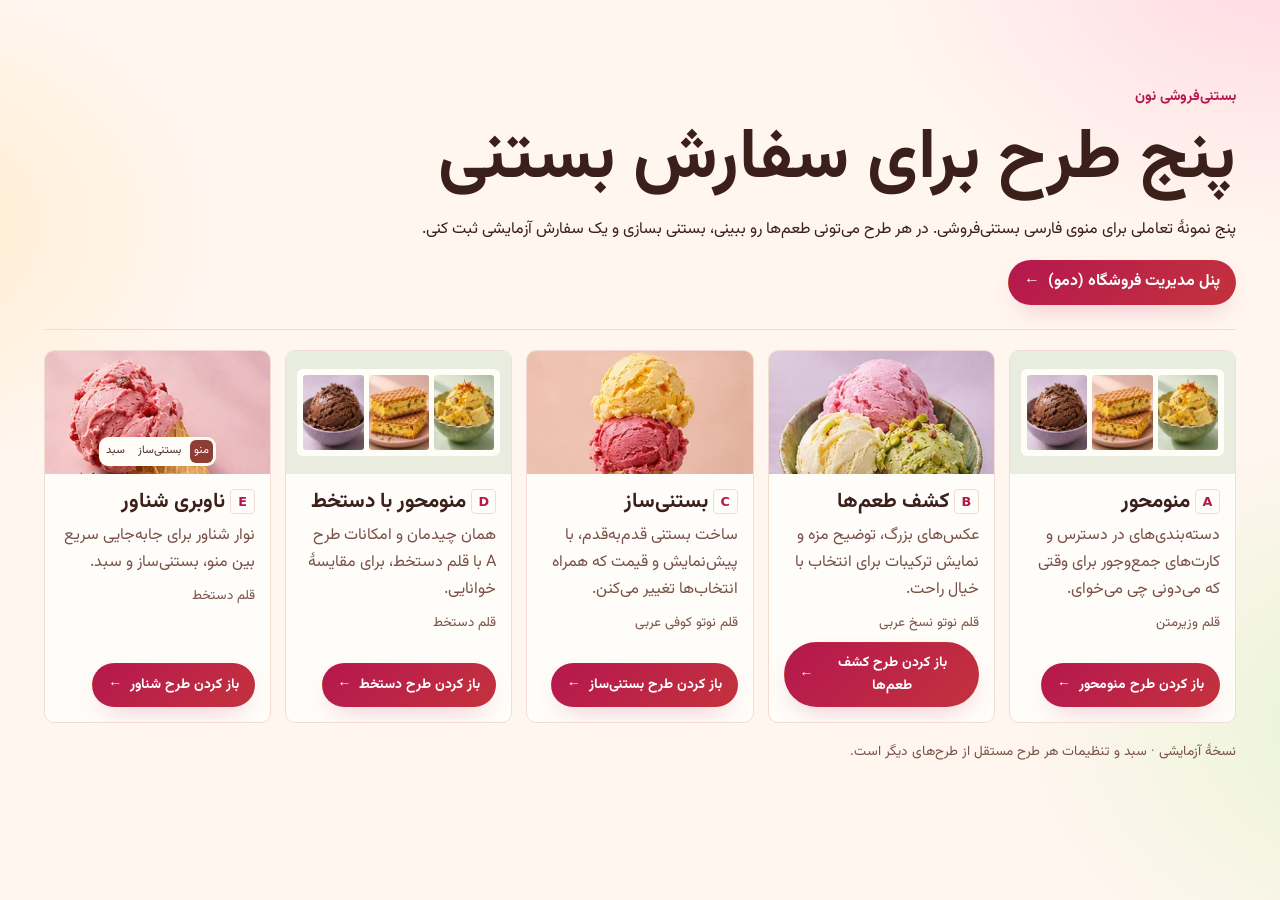
<file: index.html>
<!doctype html>
<html lang="fa" dir="rtl">
<head>
  <meta charset="utf-8">
  <meta name="viewport" content="width=device-width, initial-scale=1">
  <meta name="theme-color" content="#fff6ef">
  <title>بستنی نون | مقایسهٔ طرح‌های منو</title>
  <link rel="stylesheet" href="./shared/base.css">
  <link rel="stylesheet" href="./shared/comparison.css">
  <link rel="stylesheet" href="./shared/appetite.css">
</head>
<body>
  <main class="comparison shell">
    <header class="comparison-header">
      <p class="eyebrow">بستنی‌فروشی نون</p>
      <h1>پنج طرح برای سفارش بستنی</h1>
      <p>پنج نمونهٔ تعاملی برای منوی فارسی بستنی‌فروشی. در هر طرح می‌تونی طعم‌ها رو ببینی، بستنی بسازی و یک سفارش آزمایشی ثبت کنی.</p>
      <a class="primary admin-cta" href="./admin/">پنل مدیریت فروشگاه (دمو) <span aria-hidden="true">←</span></a>
    </header>
    <section class="comparisons" aria-label="طرح‌ها">
      <article class="comparison-card">
        <div class="comparison-preview preview-a" aria-hidden="true">
          <div>
            <img src="./shared/assets/menu/saffron.webp" alt="" width="309" height="309">
            <img src="./shared/assets/menu/sandwich.webp" alt="" width="309" height="309">
            <img src="./shared/assets/menu/chocolate.webp" alt="" width="309" height="309">
          </div>
        </div>
        <div class="comparison-copy">
          <h2><b lang="en">A</b> منومحور</h2>
          <p>دسته‌بندی‌های در دسترس و کارت‌های جمع‌وجور برای وقتی که می‌دونی چی می‌خوای.</p>
          <small>قلم وزیرمتن</small>
          <a class="primary" href="./prototype-a/">باز کردن طرح منومحور <span aria-hidden="true">←</span></a>
        </div>
      </article>
      <article class="comparison-card">
        <div class="comparison-preview preview-b" aria-hidden="true">
          <img src="./shared/assets/menu/trio.webp" alt="" width="309" height="309">
        </div>
        <div class="comparison-copy">
          <h2><b lang="en">B</b> کشف طعم‌ها</h2>
          <p>عکس‌های بزرگ، توضیح مزه و نمایش ترکیبات برای انتخاب با خیال راحت.</p>
          <small>قلم نوتو نسخ عربی</small>
          <a class="primary" href="./prototype-b/">باز کردن طرح کشف طعم‌ها <span aria-hidden="true">←</span></a>
        </div>
      </article>
      <article class="comparison-card">
        <div class="comparison-preview preview-c" aria-hidden="true">
          <img src="./shared/assets/menu/cone.webp" alt="" width="309" height="309">
        </div>
        <div class="comparison-copy">
          <h2><b lang="en">C</b> بستنی‌ساز</h2>
          <p>ساخت بستنی قدم‌به‌قدم، با پیش‌نمایش و قیمت که همراه انتخاب‌ها تغییر می‌کنن.</p>
          <small>قلم نوتو کوفی عربی</small>
          <a class="primary" href="./prototype-c/">باز کردن طرح بستنی‌ساز <span aria-hidden="true">←</span></a>
        </div>
      </article>
      <article class="comparison-card">
        <div class="comparison-preview preview-a" aria-hidden="true">
          <div>
            <img src="./shared/assets/menu/saffron.webp" alt="" width="309" height="309">
            <img src="./shared/assets/menu/sandwich.webp" alt="" width="309" height="309">
            <img src="./shared/assets/menu/chocolate.webp" alt="" width="309" height="309">
          </div>
        </div>
        <div class="comparison-copy">
          <h2><b lang="en">D</b> منومحور با دستخط</h2>
          <p>همان چیدمان و امکانات طرح A با قلم دستخط، برای مقایسهٔ خوانایی.</p>
          <small>قلم دستخط</small>
          <a class="primary" href="./prototype-d/">باز کردن طرح دستخط <span aria-hidden="true">←</span></a>
        </div>
      </article>
      <article class="comparison-card">
        <div class="comparison-preview preview-e" aria-hidden="true">
          <img src="./shared/assets/menu/strawberry.webp" alt="" width="309" height="309">
          <div class="preview-dock"><span>منو</span><span>بستنی‌ساز</span><span>سبد</span></div>
        </div>
        <div class="comparison-copy">
          <h2><b lang="en">E</b> ناوبری شناور</h2>
          <p>نوار شناور برای جابه‌جایی سریع بین منو، بستنی‌ساز و سبد.</p>
          <small>قلم دستخط</small>
          <a class="primary" href="./prototype-e/">باز کردن طرح شناور <span aria-hidden="true">←</span></a>
        </div>
      </article>
    </section>
    <p class="comparison-note">نسخهٔ آزمایشی · سبد و تنظیمات هر طرح مستقل از طرح‌های دیگر است.</p>
  </main>
</body>
</html>
</file>
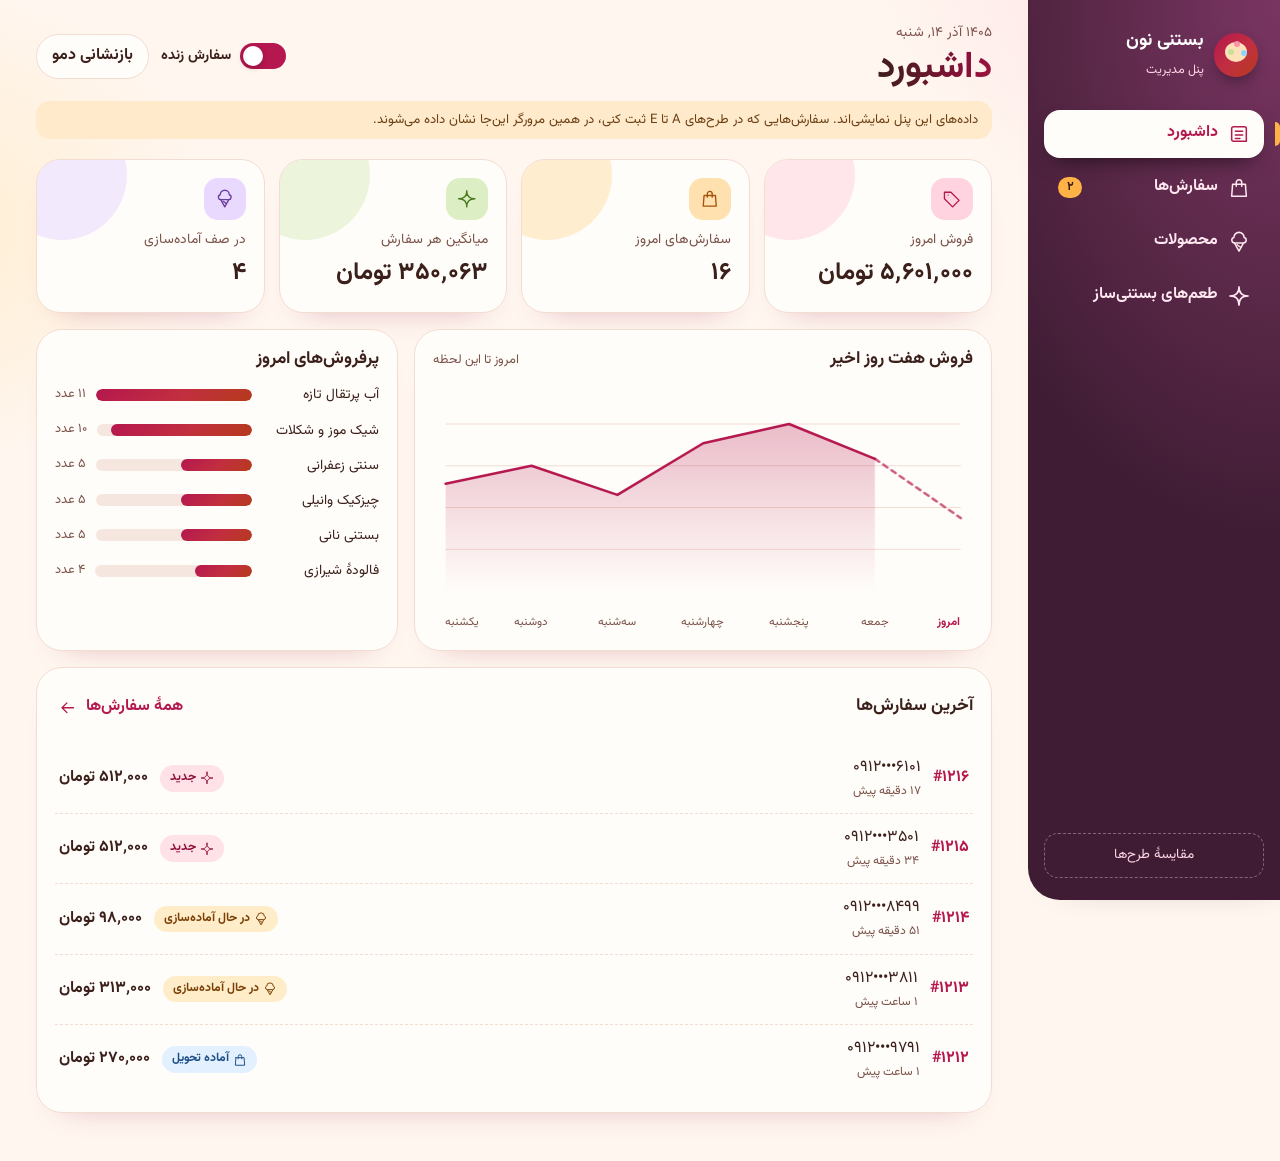
<file: admin/index.html>
<!doctype html>
<html lang="fa" dir="rtl">
<head>
  <meta charset="utf-8">
  <meta name="viewport" content="width=device-width, initial-scale=1, viewport-fit=cover">
  <meta name="theme-color" content="#fff6ef">
  <title>بستنی نون | پنل مدیریت</title>
  <link rel="stylesheet" href="../shared/base.css">
  <link rel="stylesheet" href="../shared/appetite.css">
  <link rel="stylesheet" href="./admin.css">
  <script type="module" src="./admin.js"></script>
</head>
<body class="admin">
  <a class="skip-link" href="#admin-main">رفتن به محتوا</a>
  <aside class="admin-side">
    <a class="admin-brand" href="#dashboard">
      <span class="admin-logo" aria-hidden="true"></span>
      <span><strong>بستنی نون</strong><small>پنل مدیریت</small></span>
    </a>
    <nav class="admin-nav" aria-label="بخش‌های پنل"></nav>
    <a class="admin-back" href="../">مقایسهٔ طرح‌ها</a>
  </aside>
  <div class="admin-body">
    <header class="admin-top">
      <div>
        <p class="admin-date"></p>
        <h1 id="admin-title" tabindex="-1"></h1>
      </div>
      <div class="admin-tools">
        <label class="switch-row"><input type="checkbox" role="switch" id="live-toggle" checked><span class="switch" aria-hidden="true"></span><span>سفارش زنده</span></label>
        <button type="button" class="secondary" data-action="reset">بازنشانی دمو</button>
      </div>
    </header>
    <p class="admin-demo">داده‌های این پنل نمایشی‌اند. سفارش‌هایی که در طرح‌های A تا E ثبت کنی، در همین مرورگر این‌جا نشان داده می‌شوند.</p>
    <main id="admin-main" class="admin-main"></main>
  </div>
  <p id="admin-status" role="status" class="toast"></p>
  <noscript><p>برای استفاده از پنل، جاوااسکریپت مرورگر را فعال کن.</p></noscript>
</body>
</html>
</file>
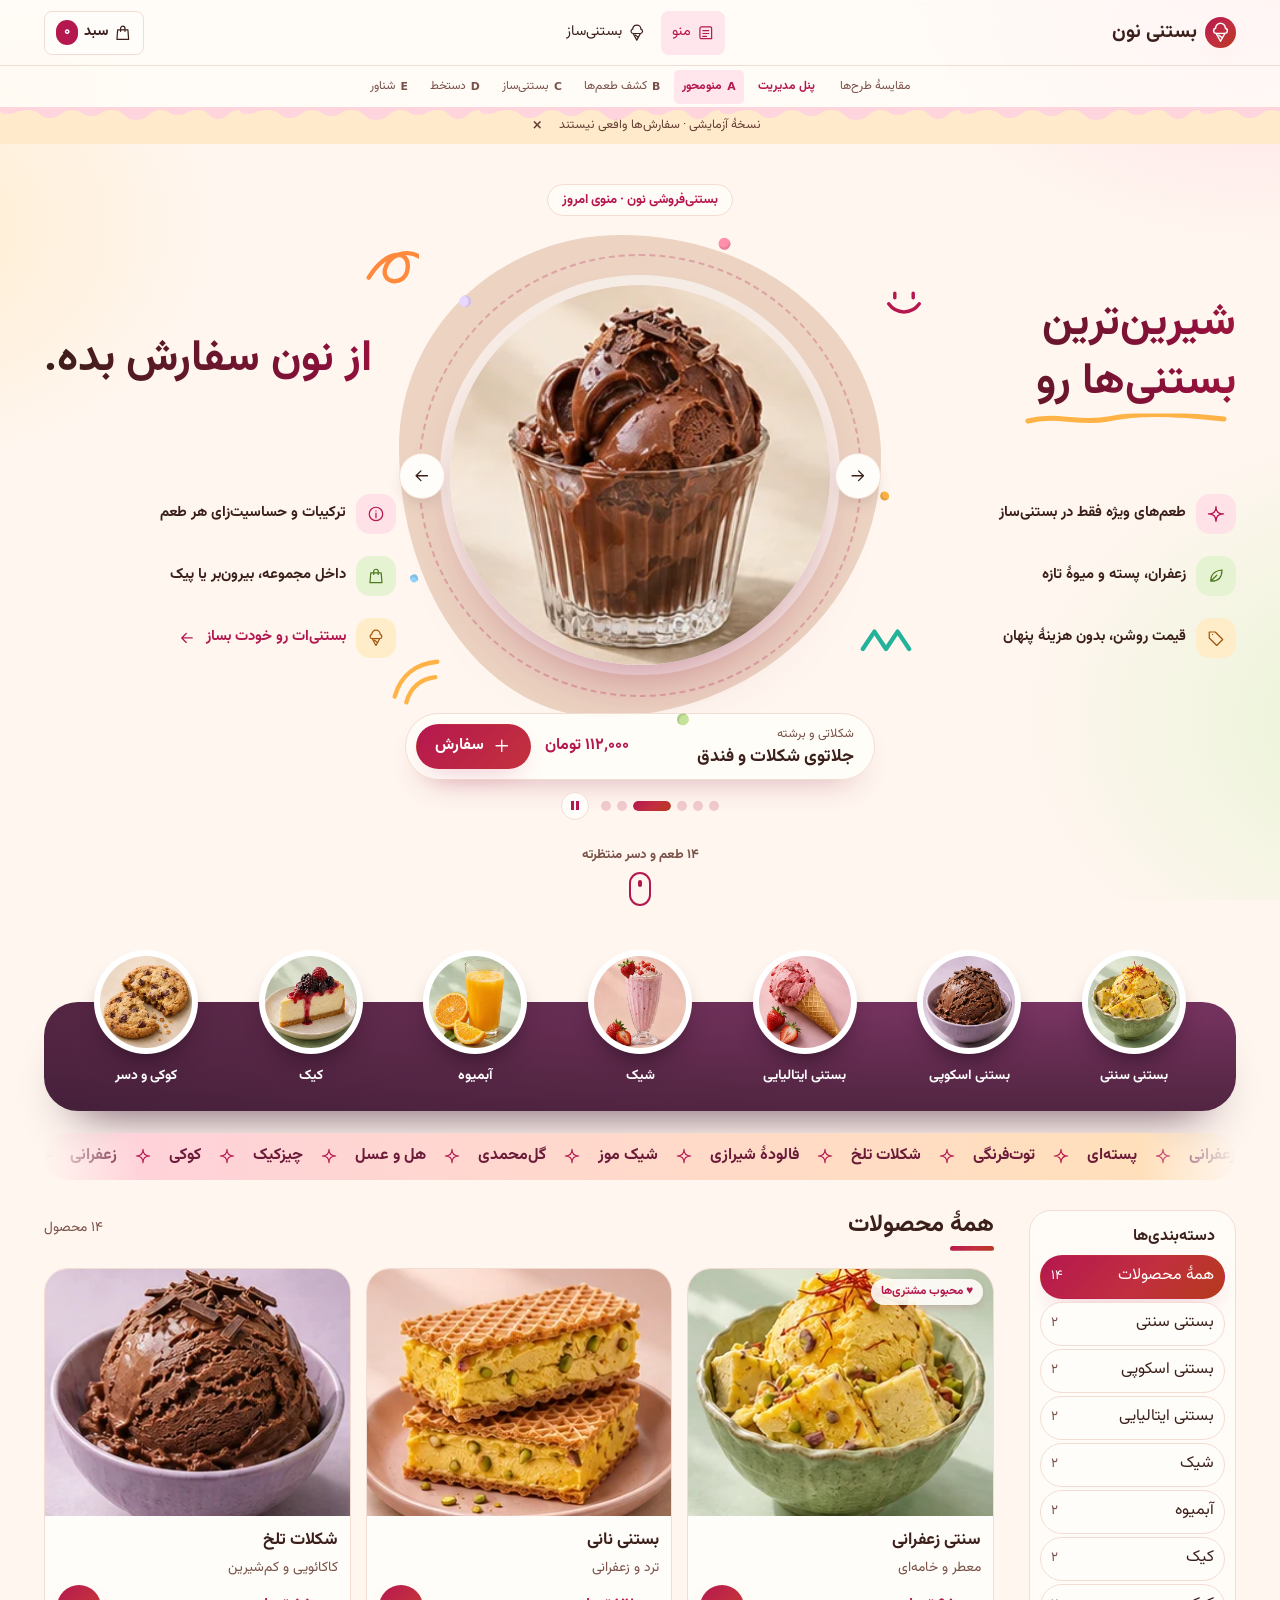
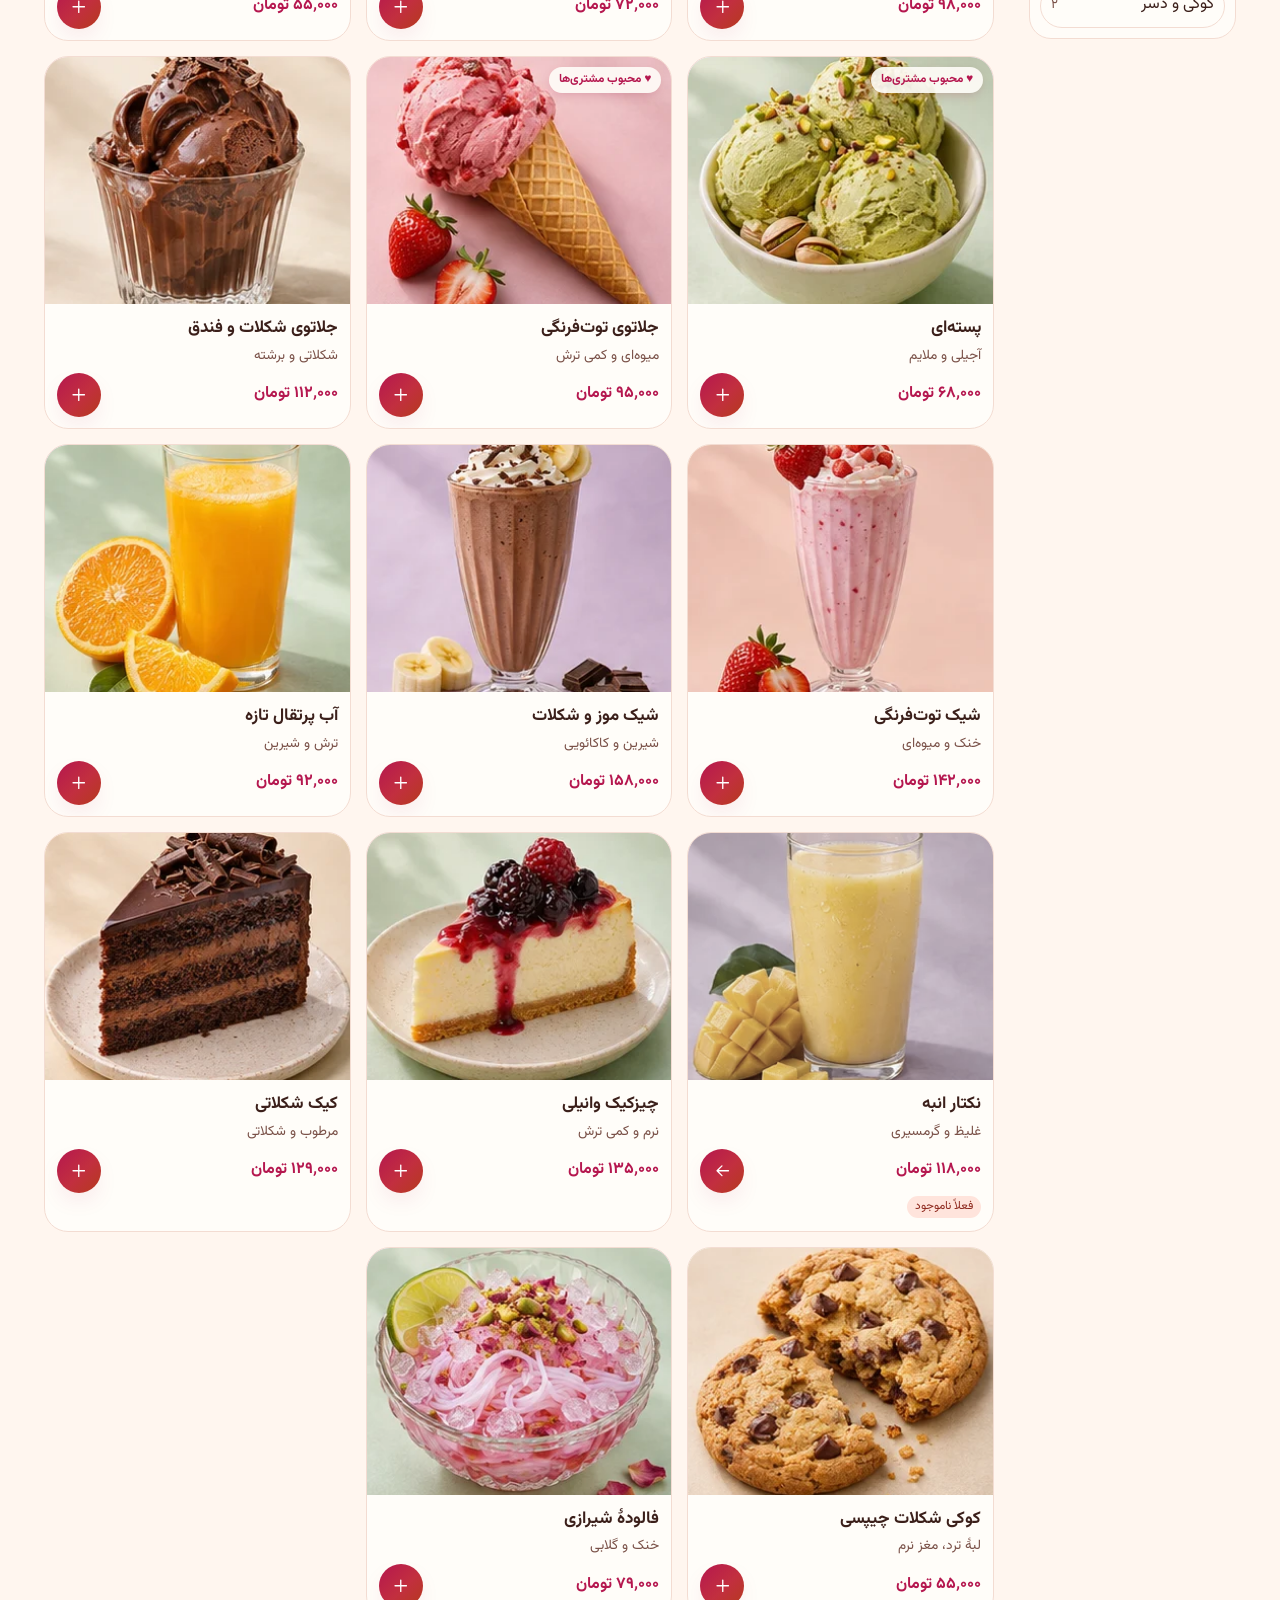
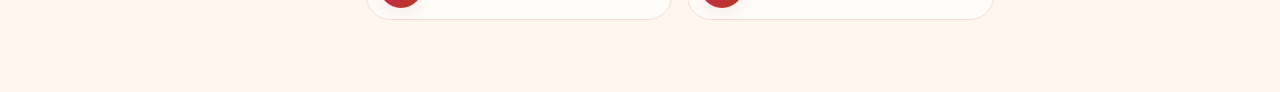
<file: prototype-a/index.html>
<!doctype html>
<html lang="fa" dir="rtl">
<head>
  <meta charset="utf-8">
  <meta name="viewport" content="width=device-width, initial-scale=1">
  <meta name="theme-color" content="#fff6ef">
  <title>بستنی نون | طرح A</title>
  <link rel="stylesheet" href="../shared/base.css">
  <link rel="stylesheet" href="./style.css">
  <link rel="stylesheet" href="../shared/appetite.css">
  <script type="module" src="./app.js"></script>
</head>
<body>
  <a class="skip-link" href="#main">رفتن به محتوا</a>
  <header class="site-header"></header>
  <div class="demo-label" hidden>
    <p>نسخهٔ آزمایشی · سفارش‌ها واقعی نیستند</p>
    <button type="button" data-action="dismiss-demo" aria-label="بستن پیام نسخهٔ آزمایشی">×</button>
  </div>
  <main id="main" class="shell"></main>
  <dialog aria-labelledby="detail-title">
    <button type="button" class="icon-button dialog-close" data-action="close-detail" aria-label="بستن جزئیات" autofocus>×</button>
    <form id="product-form"></form>
  </dialog>
  <p id="status" role="status" class="toast"></p>
  <noscript><p class="shell">برای استفاده از منوی تعاملی، جاوااسکریپت مرورگر را فعال کن.</p></noscript>
</body>
</html>
</file>
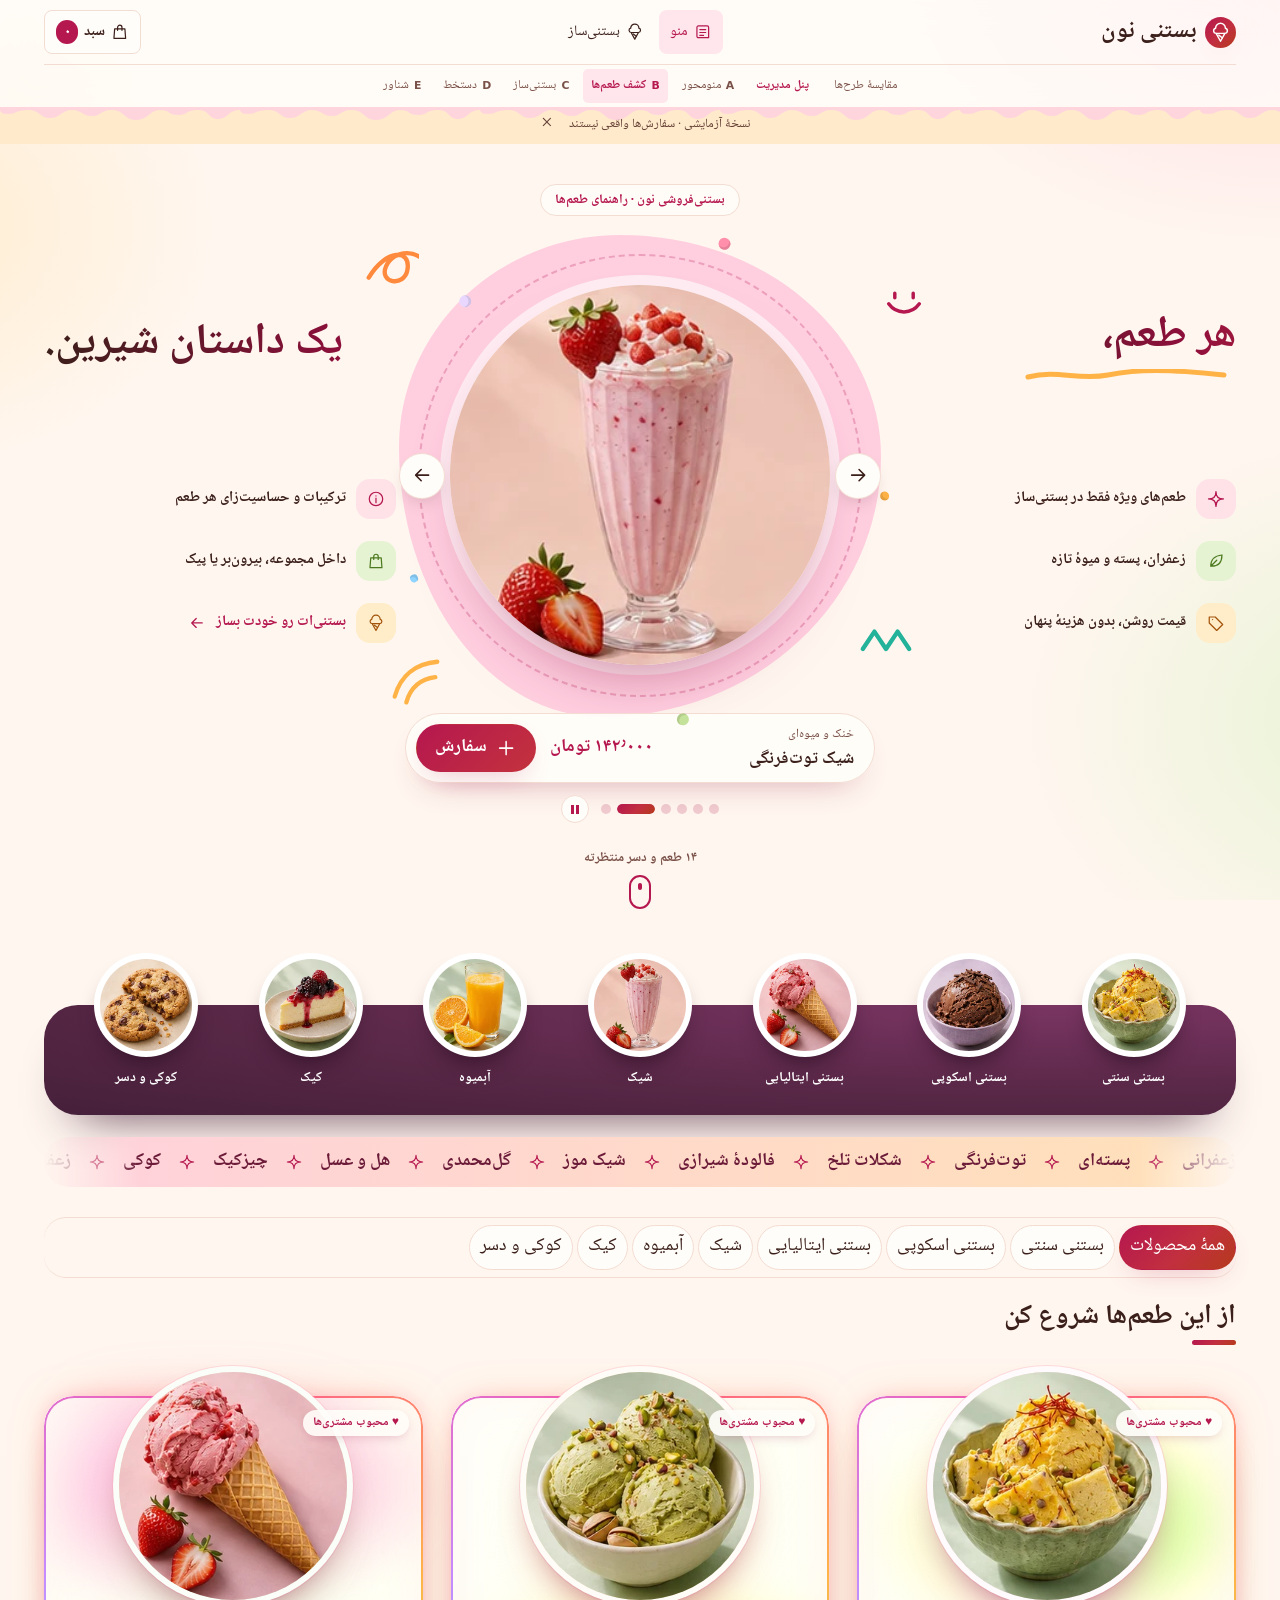
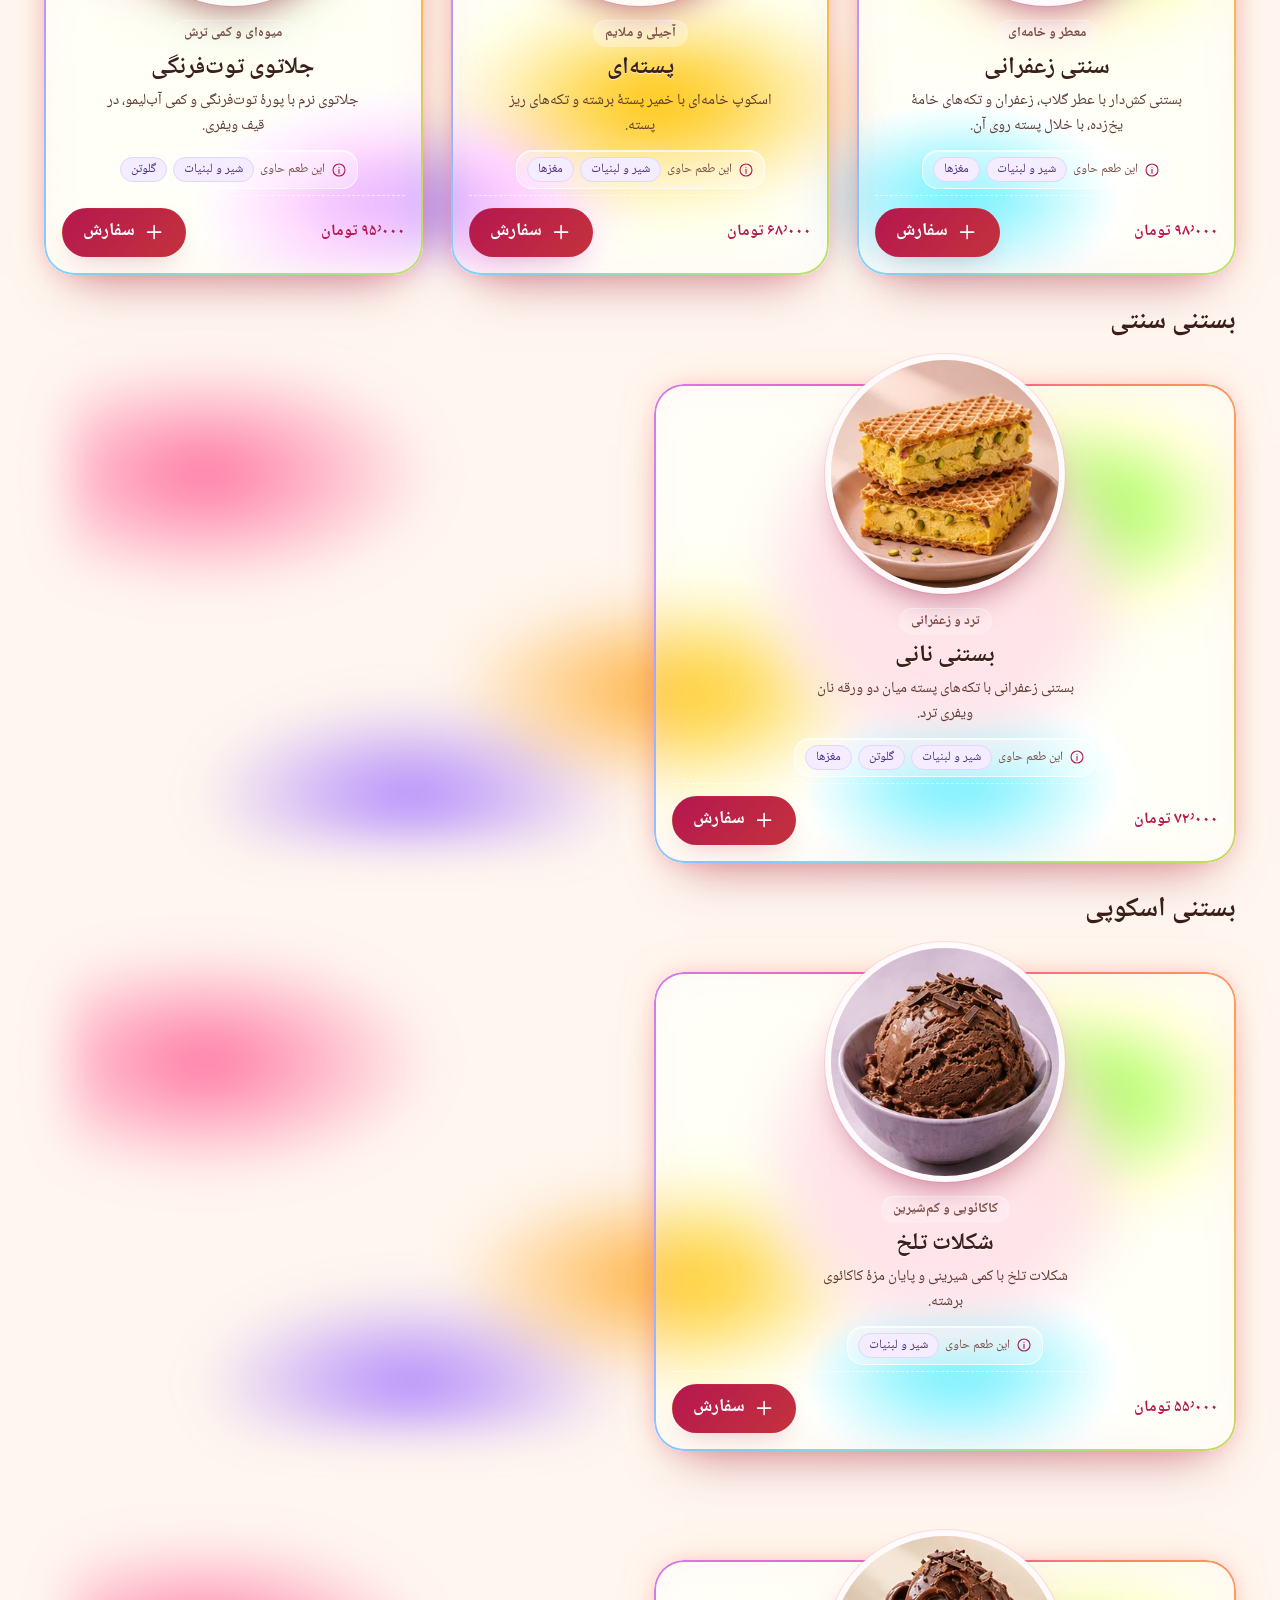
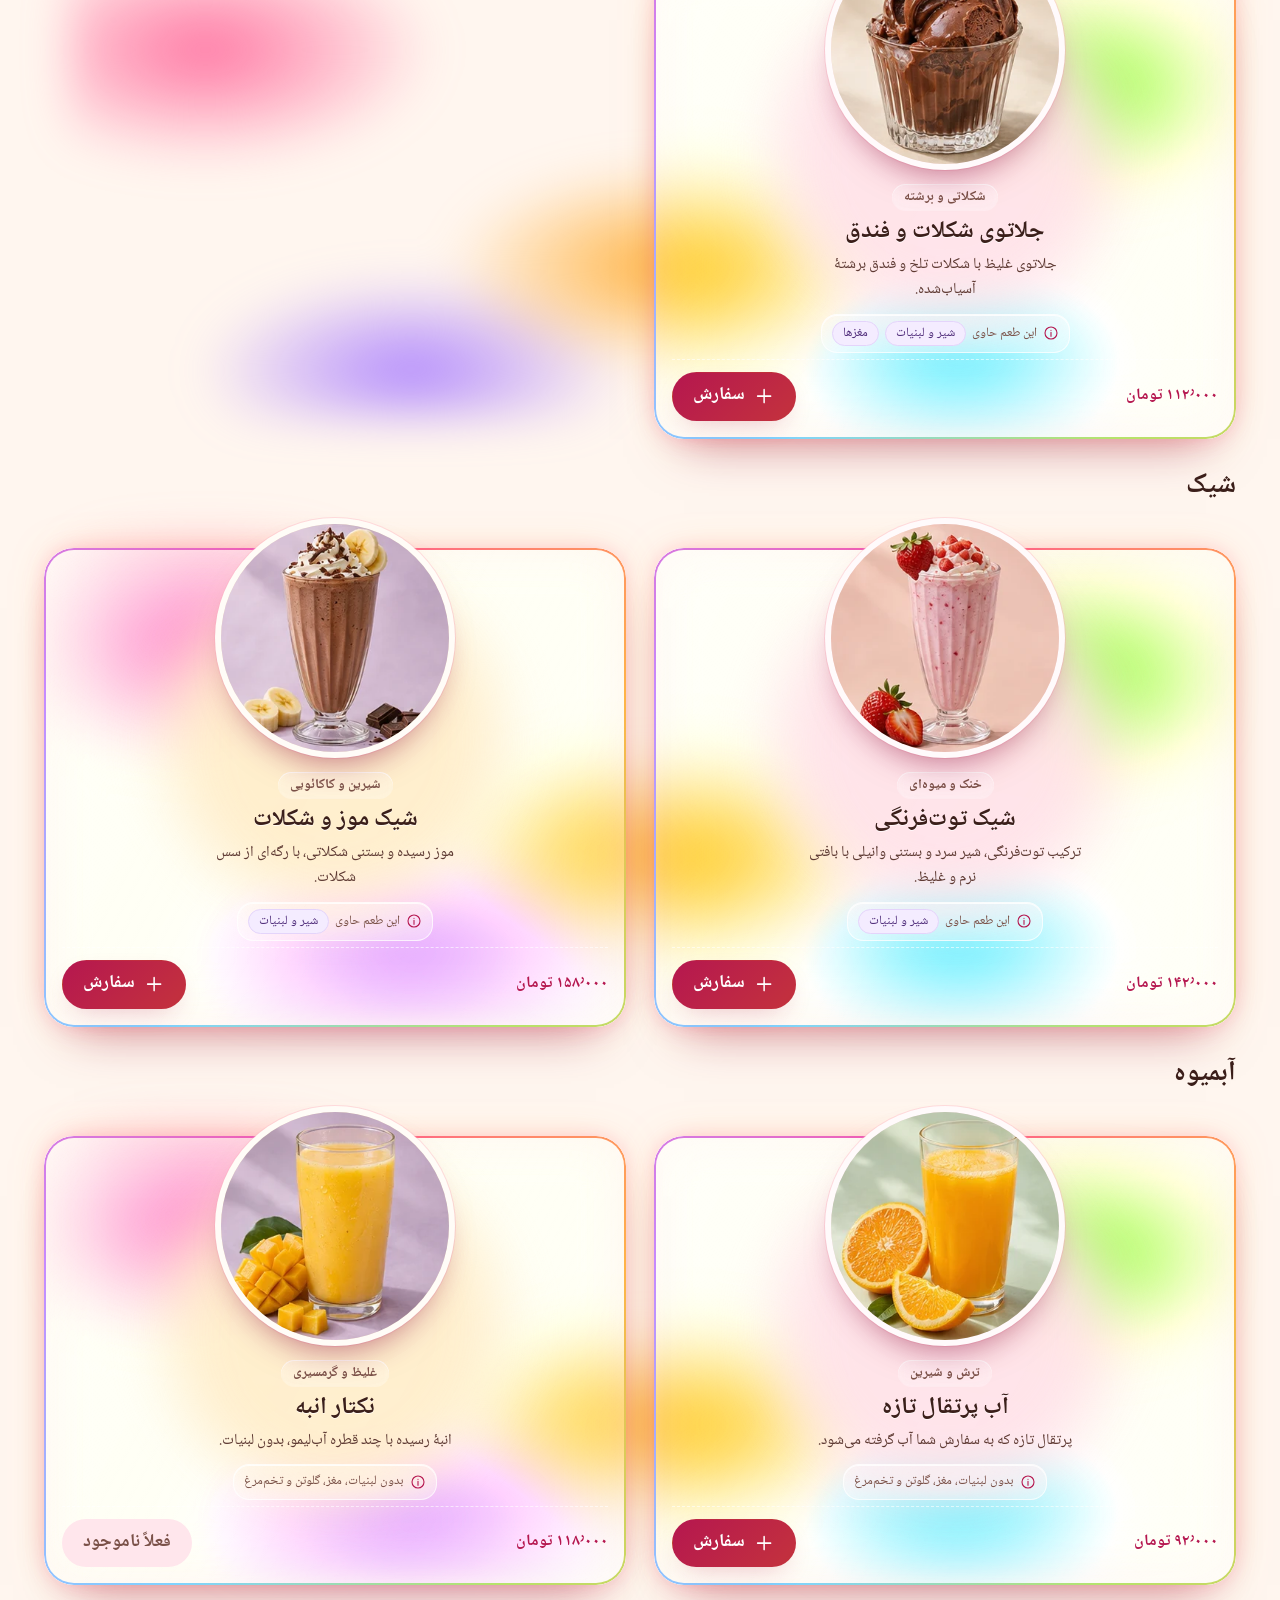
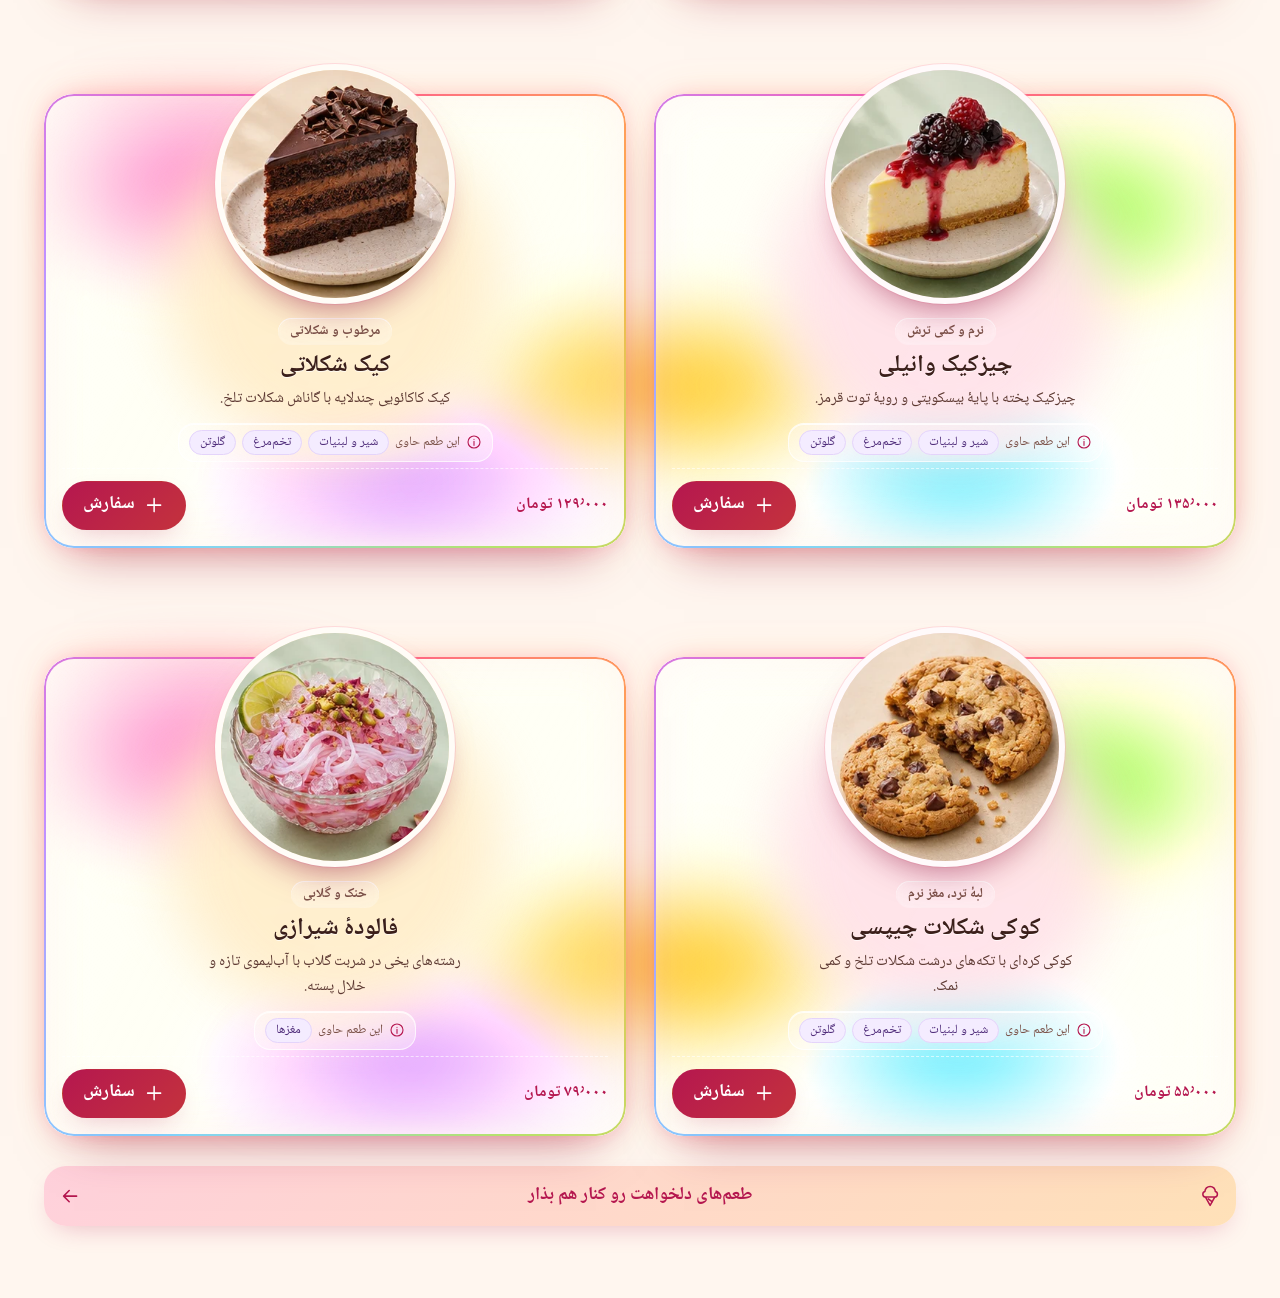
<file: prototype-b/index.html>
<!doctype html>
<html lang="fa" dir="rtl">
<head>
  <meta charset="utf-8">
  <meta name="viewport" content="width=device-width, initial-scale=1">
  <meta name="theme-color" content="#fff6ef">
  <title>بستنی نون | طرح B</title>
  <link rel="stylesheet" href="../shared/base.css">
  <link rel="stylesheet" href="./style.css">
  <link rel="stylesheet" href="../shared/appetite.css">
  <script type="module" src="./app.js"></script>
</head>
<body>
  <a class="skip-link" href="#main">رفتن به محتوا</a>
  <header class="site-header"></header>
  <div class="demo-label" hidden>
    <p>نسخهٔ آزمایشی · سفارش‌ها واقعی نیستند</p>
    <button type="button" data-action="dismiss-demo" aria-label="بستن پیام نسخهٔ آزمایشی">×</button>
  </div>
  <main id="main" class="shell"></main>
  <dialog aria-labelledby="detail-title">
    <button type="button" class="icon-button dialog-close" data-action="close-detail" aria-label="بستن جزئیات" autofocus>×</button>
    <form id="product-form"></form>
  </dialog>
  <p id="status" role="status" class="toast"></p>
  <noscript><p class="shell">برای استفاده از منوی تعاملی، جاوااسکریپت مرورگر را فعال کن.</p></noscript>
</body>
</html>
</file>
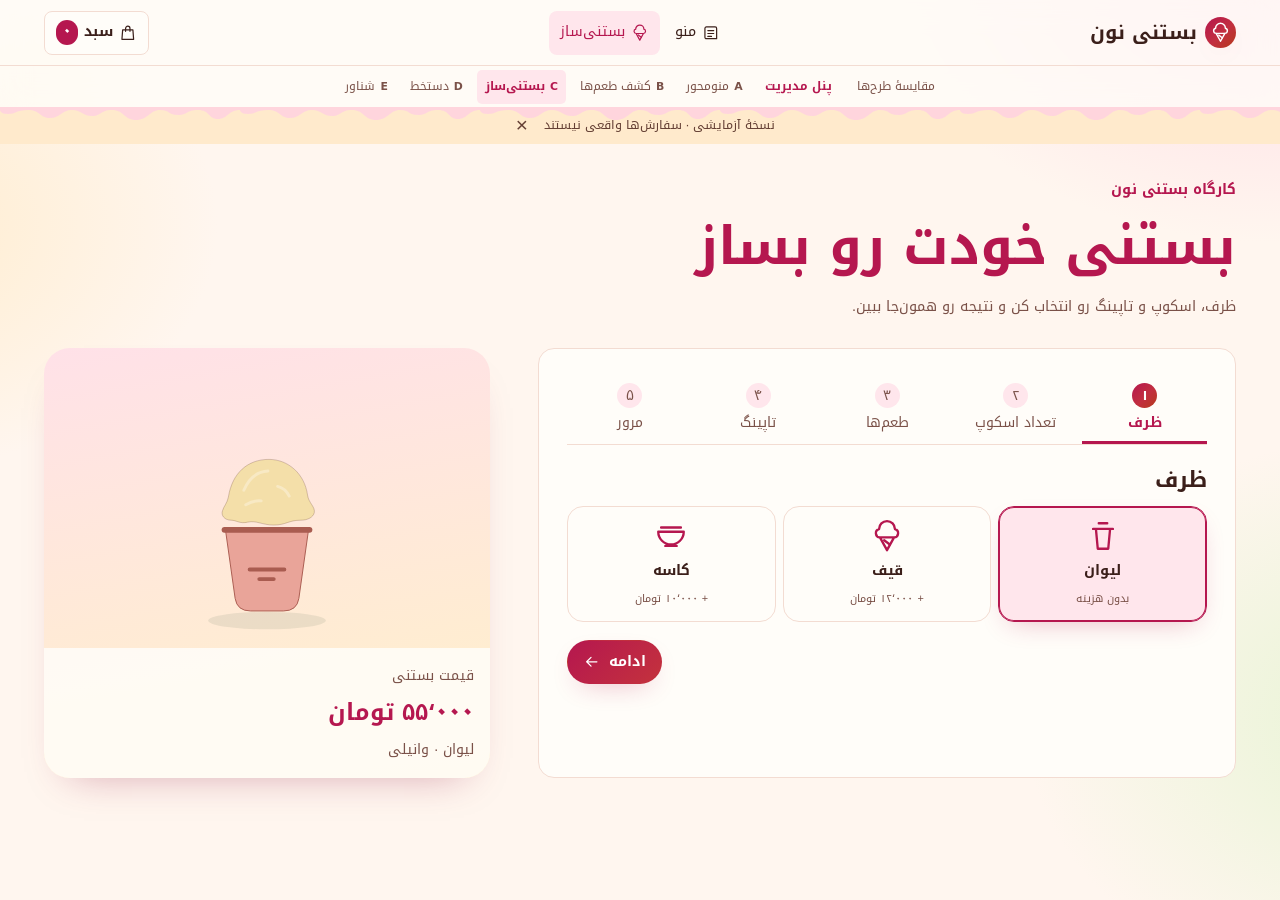
<file: prototype-c/index.html>
<!doctype html>
<html lang="fa" dir="rtl">
<head>
  <meta charset="utf-8">
  <meta name="viewport" content="width=device-width, initial-scale=1">
  <meta name="theme-color" content="#fff6ef">
  <title>بستنی نون | طرح C</title>
  <link rel="stylesheet" href="../shared/base.css">
  <link rel="stylesheet" href="./style.css">
  <link rel="stylesheet" href="../shared/appetite.css">
  <script type="module" src="./app.js"></script>
</head>
<body>
  <a class="skip-link" href="#main">رفتن به محتوا</a>
  <header class="site-header"></header>
  <div class="demo-label" hidden>
    <p>نسخهٔ آزمایشی · سفارش‌ها واقعی نیستند</p>
    <button type="button" data-action="dismiss-demo" aria-label="بستن پیام نسخهٔ آزمایشی">×</button>
  </div>
  <main id="main" class="shell"></main>
  <dialog aria-labelledby="detail-title">
    <button type="button" class="icon-button dialog-close" data-action="close-detail" aria-label="بستن جزئیات" autofocus>×</button>
    <form id="product-form"></form>
  </dialog>
  <p id="status" role="status" class="toast"></p>
  <noscript><p class="shell">برای استفاده از منوی تعاملی، جاوااسکریپت مرورگر را فعال کن.</p></noscript>
</body>
</html>
</file>
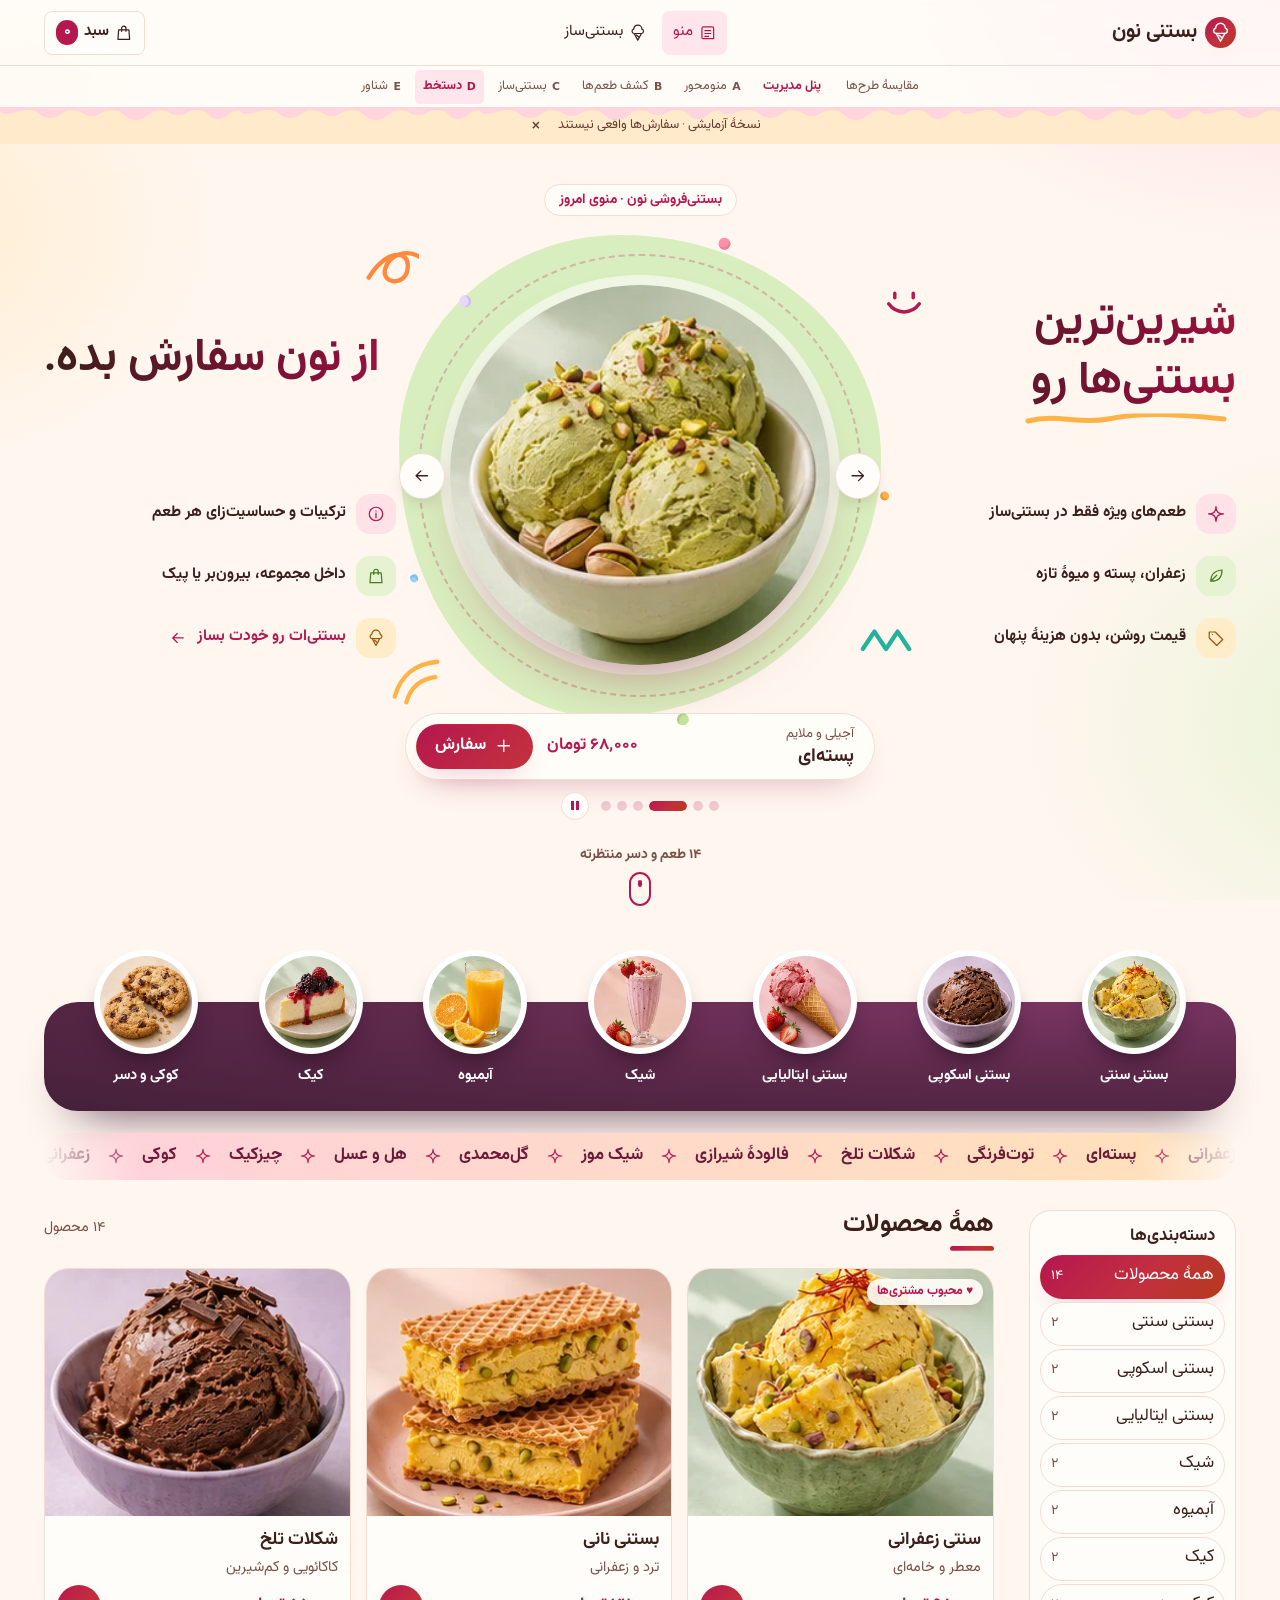
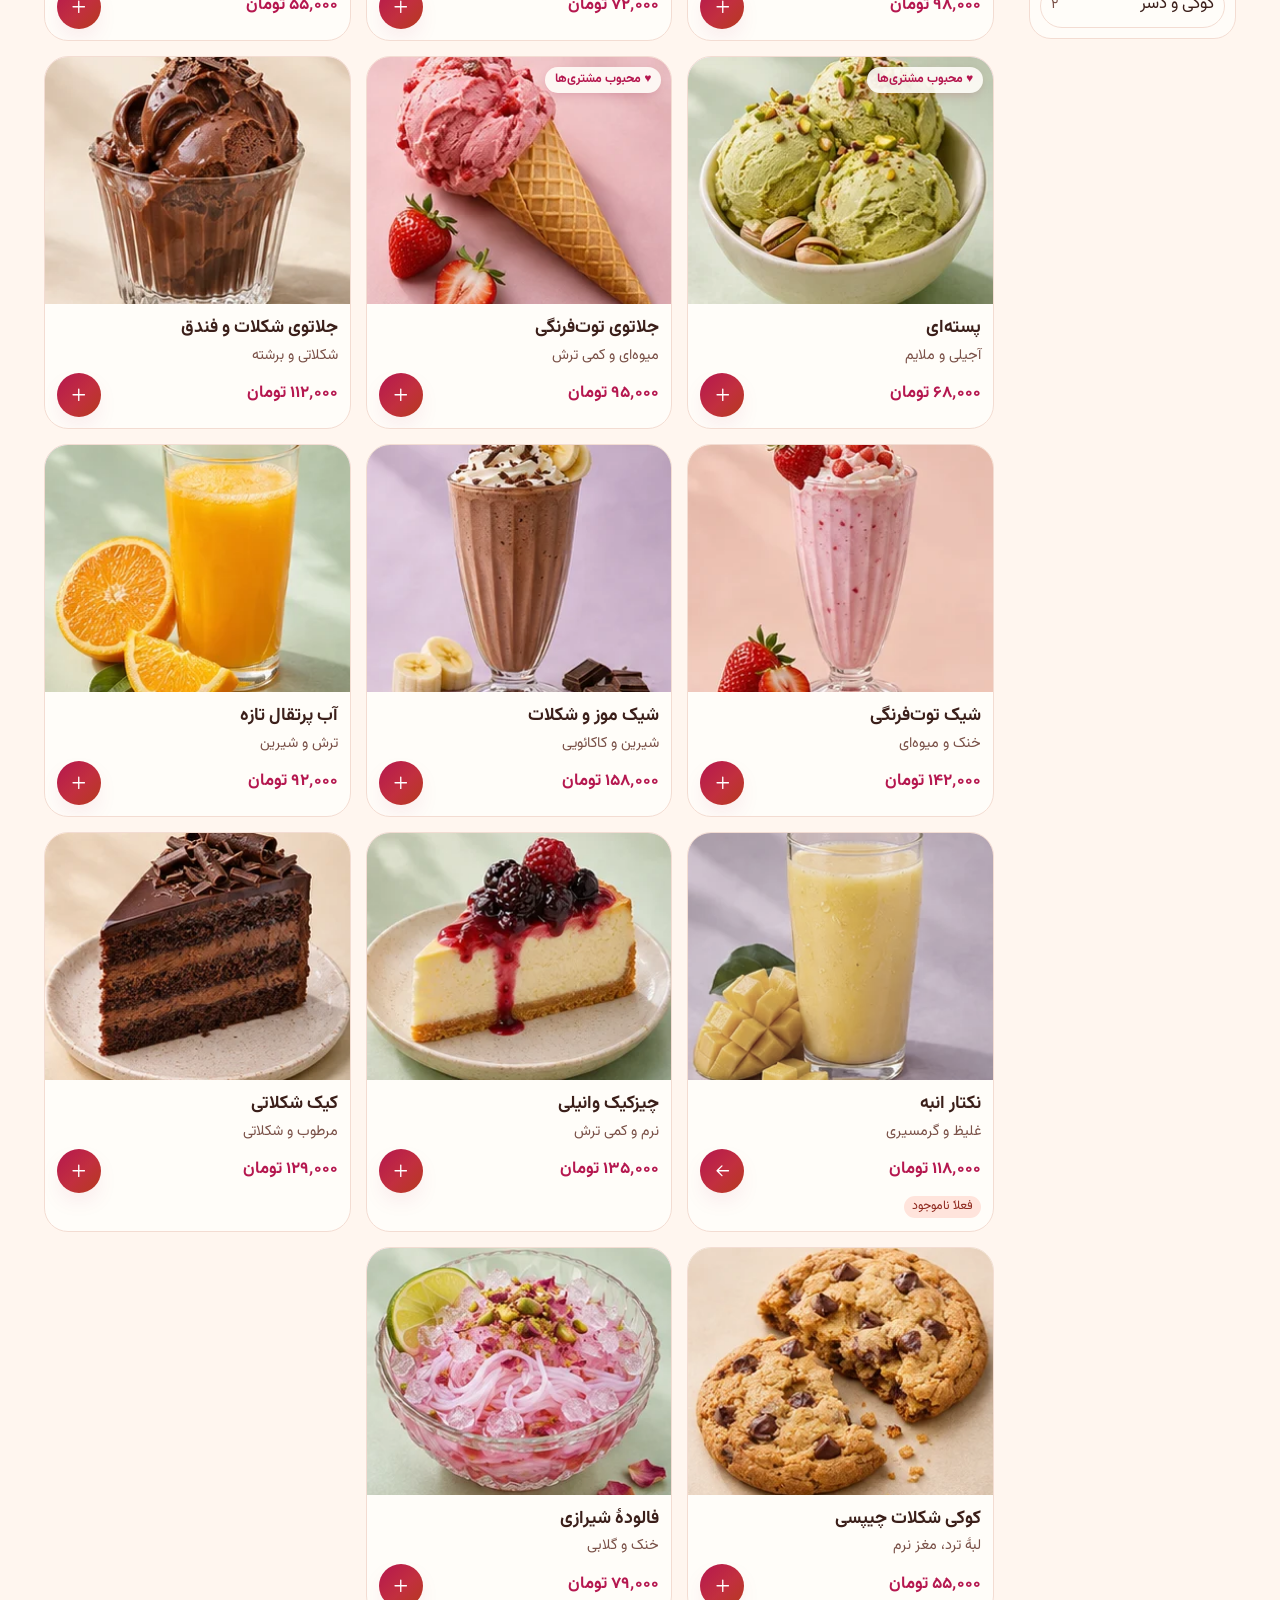
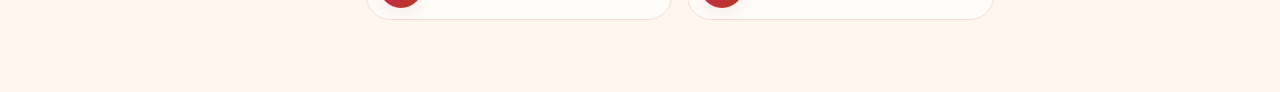
<file: prototype-d/index.html>
<!doctype html>
<html lang="fa" dir="rtl">
<head>
  <meta charset="utf-8">
  <meta name="viewport" content="width=device-width, initial-scale=1">
  <meta name="theme-color" content="#fff6ef">
  <title>بستنی نون | طرح D · دستخط</title>
  <link rel="stylesheet" href="../shared/base.css">
  <link rel="stylesheet" href="../prototype-a/style.css">
  <link rel="stylesheet" href="./style.css">
  <link rel="stylesheet" href="../shared/appetite.css">
  <script type="module" src="./app.js"></script>
</head>
<body>
  <a class="skip-link" href="#main">رفتن به محتوا</a>
  <header class="site-header"></header>
  <div class="demo-label" hidden>
    <p>نسخهٔ آزمایشی · سفارش‌ها واقعی نیستند</p>
    <button type="button" data-action="dismiss-demo" aria-label="بستن پیام نسخهٔ آزمایشی">×</button>
  </div>
  <main id="main" class="shell"></main>
  <dialog aria-labelledby="detail-title">
    <button type="button" class="icon-button dialog-close" data-action="close-detail" aria-label="بستن جزئیات" autofocus>×</button>
    <form id="product-form"></form>
  </dialog>
  <p id="status" role="status" class="toast"></p>
  <noscript><p class="shell">برای استفاده از منوی تعاملی، جاوااسکریپت مرورگر را فعال کن.</p></noscript>
</body>
</html>
</file>
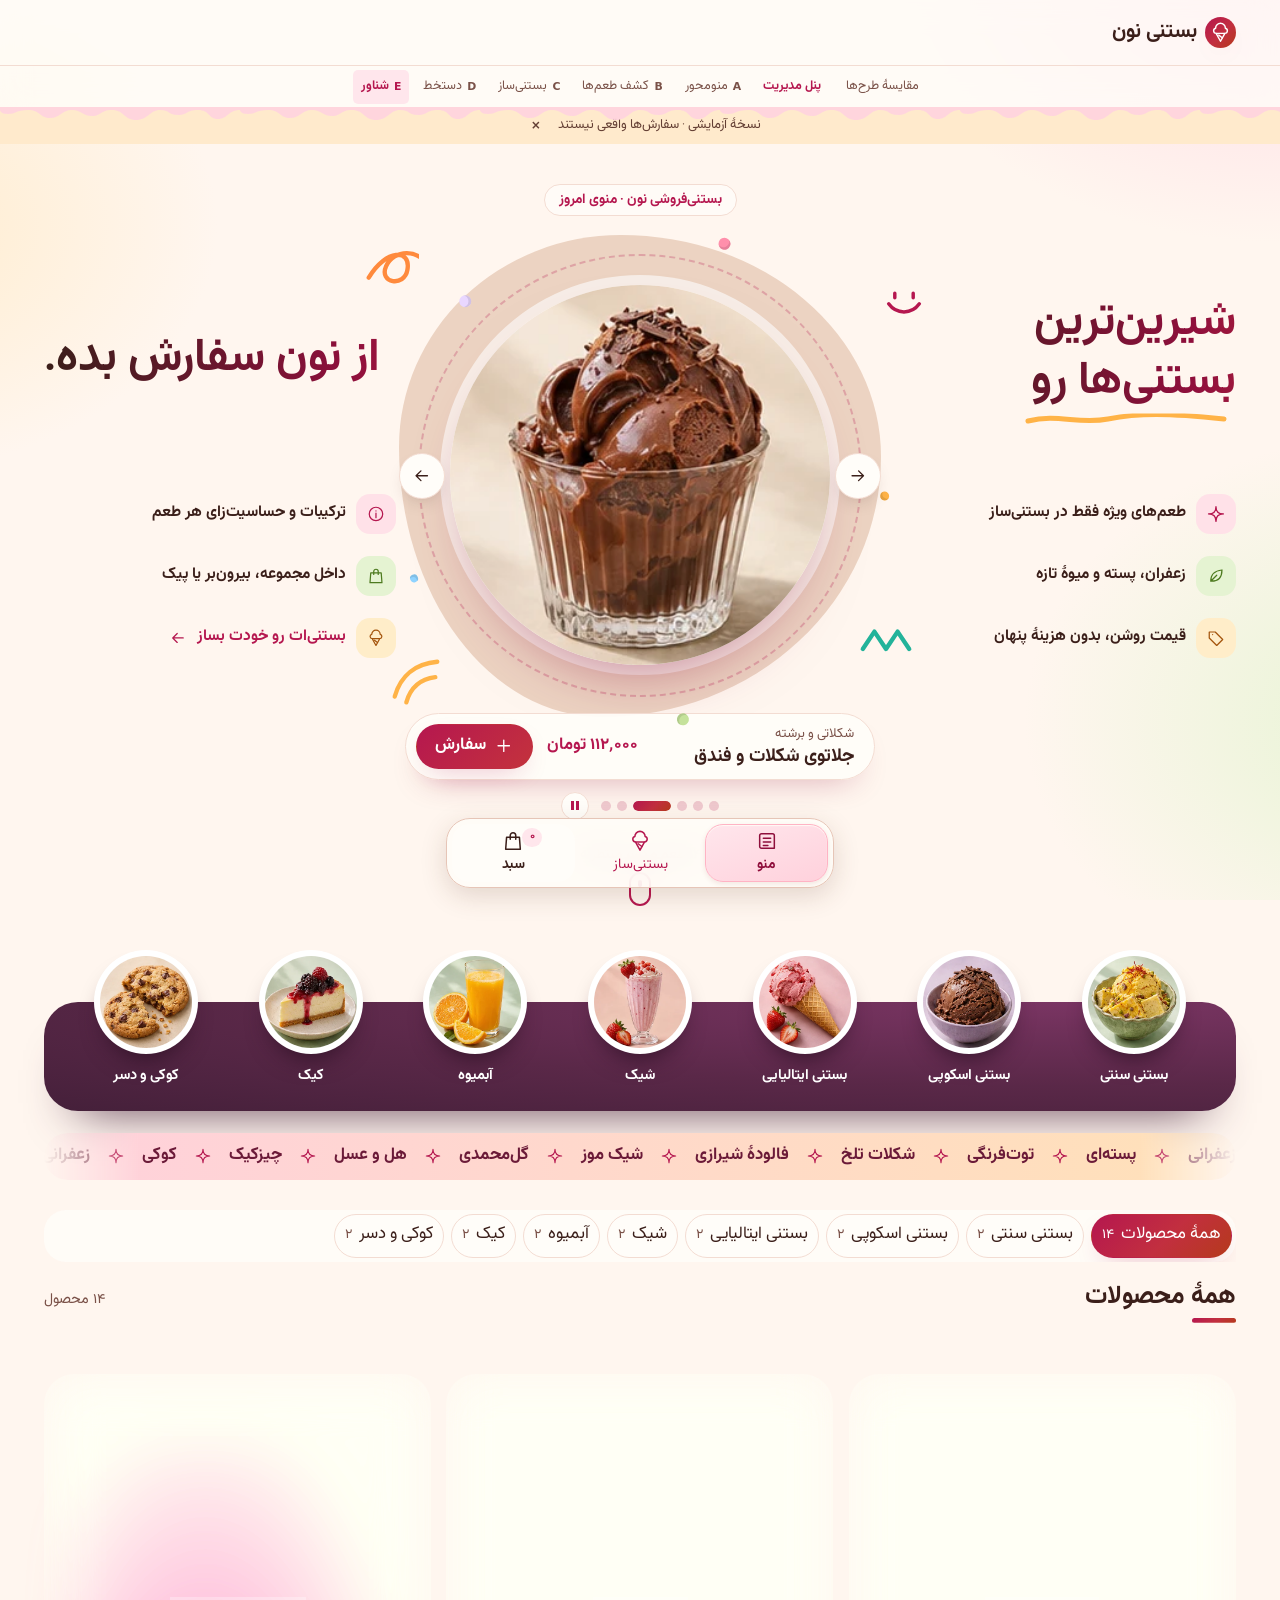
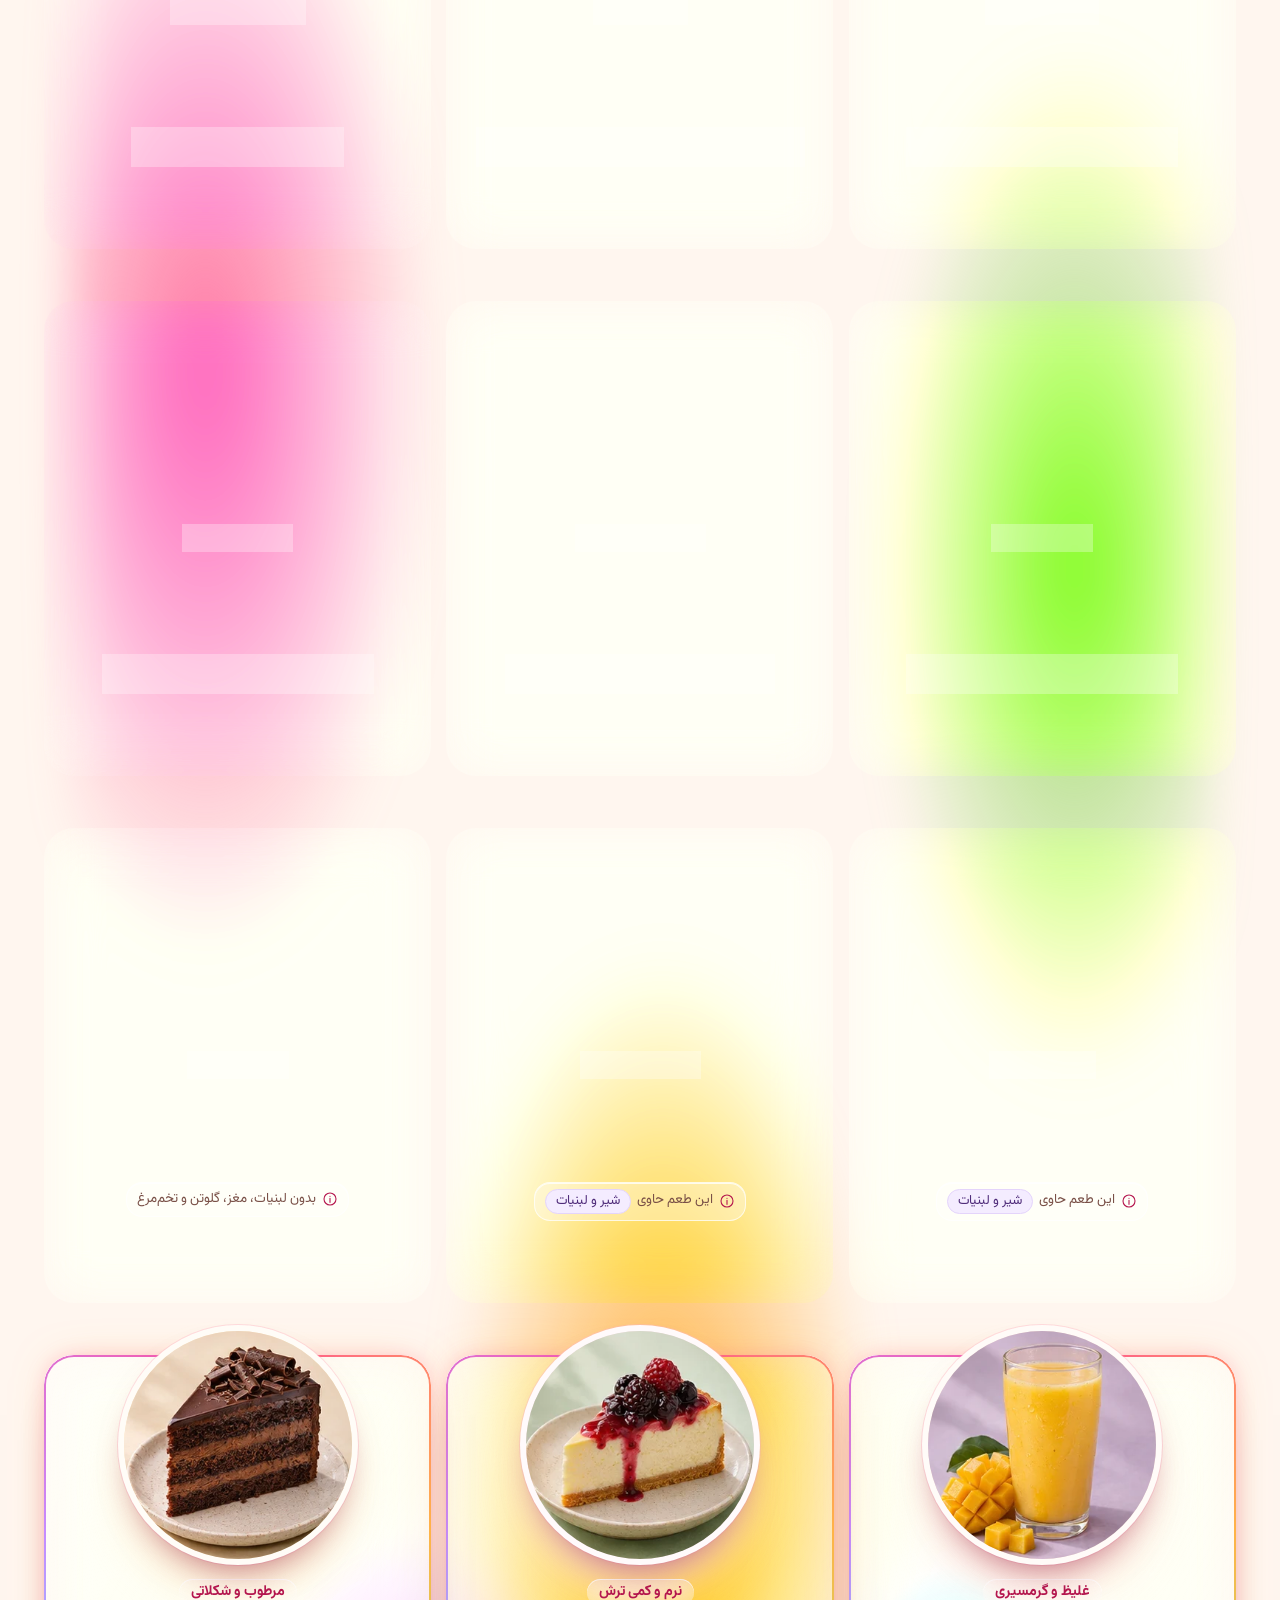
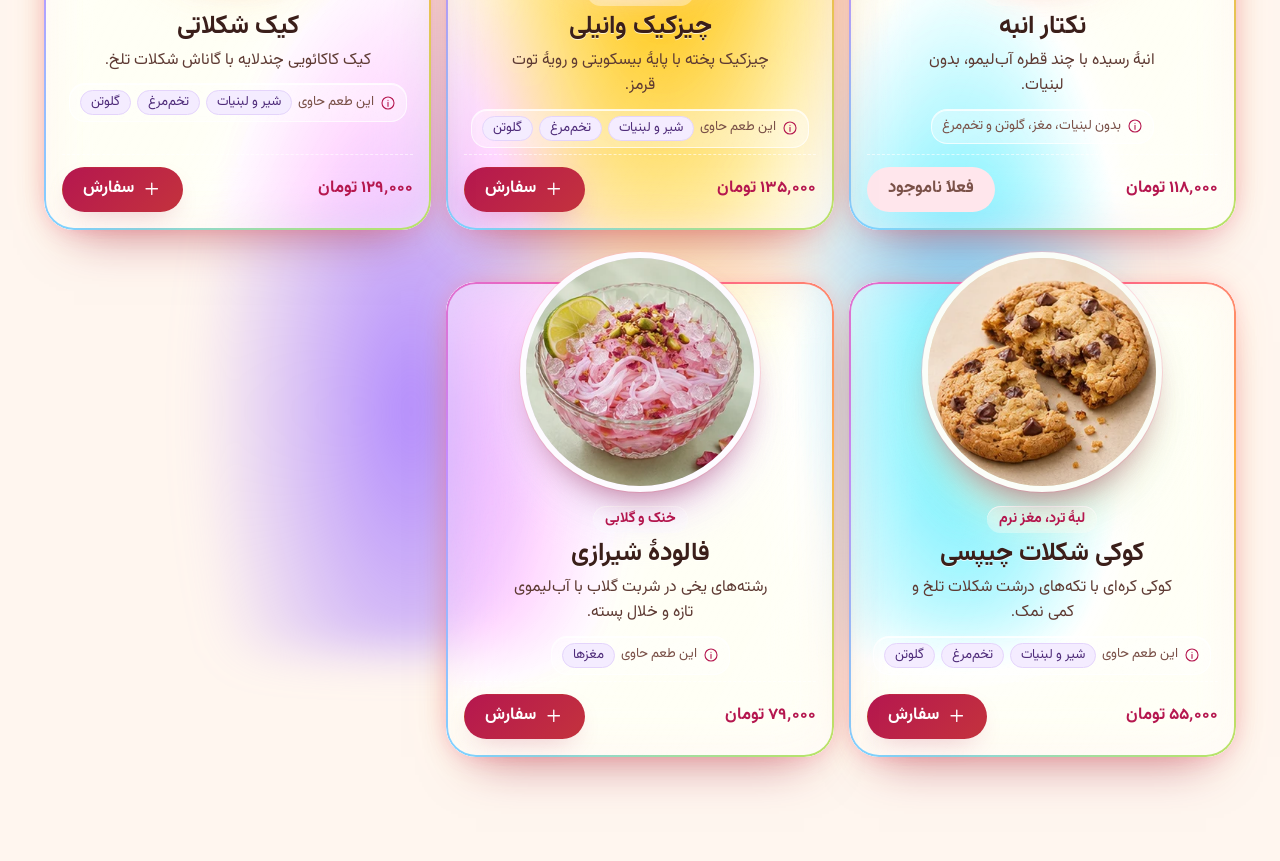
<file: prototype-e/index.html>
<!doctype html>
<html lang="fa" dir="rtl">
<head>
  <meta charset="utf-8">
  <meta name="viewport" content="width=device-width, initial-scale=1, viewport-fit=cover">
  <meta name="theme-color" content="#fff6ef">
  <title>بستنی نون | طرح E · ناوبری شناور</title>
  <link rel="stylesheet" href="../shared/base.css">
  <link rel="stylesheet" href="../prototype-a/style.css">
  <link rel="stylesheet" href="../prototype-d/style.css">
  <link rel="stylesheet" href="./style.css?v=7">
  <link rel="stylesheet" href="../shared/appetite.css?v=7">
  <script type="module" src="./app.js?v=7"></script>
</head>
<body>
  <a class="skip-link" href="#main">رفتن به محتوا</a>
  <header class="site-header"></header>
  <nav class="site-links floating-dock" aria-label="ناوبری فروشگاه" hidden></nav>
  <div class="demo-label" hidden>
    <p>نسخهٔ آزمایشی · سفارش‌ها واقعی نیستند</p>
    <button type="button" data-action="dismiss-demo" aria-label="بستن پیام نسخهٔ آزمایشی">×</button>
  </div>
  <main id="main" class="shell"></main>
  <dialog aria-labelledby="detail-title">
    <button type="button" class="icon-button dialog-close" data-action="close-detail" aria-label="بستن جزئیات" autofocus>×</button>
    <form id="product-form"></form>
  </dialog>
  <p id="status" role="status" class="toast"></p>
  <noscript><p class="shell">برای استفاده از منوی تعاملی، جاوااسکریپت مرورگر را فعال کن.</p></noscript>
</body>
</html>
</file>
<file: shared/base.css>
:root {
  color-scheme: light;
  --paper: #faf9f4;
  --surface: #fffefa;
  --ink: #23372b;
  --muted: #586458;
  --line: #dfdfd3;
  --accent: #28543c;
  --accent-hover: #1e402d;
  --soft: #ebefe2;
  --warm: #fae9de;
  --radius: 14px;
  --font: Tahoma, sans-serif;
}
* { box-sizing: border-box; }
html { background: var(--paper); color: var(--ink); font-family: var(--font); scroll-padding-top: 8rem; }
body { margin: 0; min-width: 0; line-height: 1.68; }
h1, h2, h3, p, figure { margin: 0; }
h1, h2, h3 { line-height: 1.25; }
p { overflow-wrap: anywhere; }
a { color: inherit; text-decoration: none; }
button, input, textarea { font: inherit; color: inherit; }
button, a { -webkit-tap-highlight-color: transparent; }
button { cursor: pointer; }
button:disabled { cursor: default; }
button, select, textarea, input { max-width: 100%; }
button, fieldset { margin: 0; }
input[type="radio"] { accent-color: var(--accent); width: 18px; height: 18px; margin: 0; flex: 0 0 auto; }
:focus-visible { outline: 2px solid #986025; outline-offset: 3px; }
[hidden] { display: none !important; }
.icon { width: 1.22em; height: 1.22em; flex-shrink: 0; vertical-align: middle; }
.shell { width: min(100% - 36px, 1192px); margin-inline: auto; padding-block: 34px 72px; }
.skip-link { position: fixed; z-index: 20; inset-block-start: 8px; inset-inline-start: 12px; padding: 10px; background: white; transform: translateY(-160%); }
.skip-link:focus { transform: none; }
.site-header { position: sticky; z-index: 5; top: 0; background: var(--surface); border-bottom: 1px solid var(--line); }
.header-inner { margin-inline: auto; width: min(100% - 36px, 1192px); min-height: 65px; display: grid; grid-template-columns: 1fr auto 1fr; align-items: center; gap: 12px; }
.brand { display: inline-flex; align-items: center; gap: 8px; width: fit-content; font-weight: 700; font-size: 1.23rem; white-space: nowrap; }
.brand .icon { color: var(--accent); width: 31px; height: 31px; padding: 5px; border-radius: 9px; background: var(--soft); }
.site-links { display: flex; gap: 4px; }
.site-links a, .cart-link { min-height: 44px; display: inline-flex; align-items: center; gap: 6px; padding: 5px 11px; border-radius: 8px; font-size: .9rem; white-space: nowrap; }
.site-links a[aria-current="page"], .site-links a:hover { background: var(--soft); color: var(--accent); }
.cart-link { justify-self: end; border: 1px solid var(--line); font-weight: 700; }
.cart-link[aria-current="page"] { border-color: var(--accent); }
.cart-link b { min-width: 22px; text-align: center; border-radius: 5px; background: var(--soft); color: var(--accent); }
.prototype-switcher { min-height: 42px; display: flex; align-items: center; justify-content: center; flex-wrap: wrap; gap: 6px; padding: 2px 10px; border-block-start: 1px solid var(--line); background: var(--paper); color: var(--muted); font-size: .75rem; }
.prototype-switcher a { display: inline-flex; align-items: center; gap: 5px; min-height: 34px; padding-inline: 8px; border-radius: 5px; }
.prototype-switcher a[aria-current="page"] { background: var(--soft); color: var(--accent); font-weight: 700; }
.prototype-switcher a:hover { text-decoration: underline; text-underline-offset: 3px; }
.prototype-switcher b { font: 700 .68rem/1.1 system-ui, sans-serif; }
.review-home { margin-inline-end: 3px; }
.demo-label { display: flex; justify-content: center; align-items: center; gap: 5px; padding-inline: 14px; background: var(--warm); color: #643f34; font-size: .78rem; }
.demo-label button { border: 0; background: transparent; font-size: 1.3rem; min-width: 34px; min-height: 32px; }
.eyebrow { color: var(--accent); font-size: .9rem; font-weight: 700; margin-bottom: 5px; }
.muted, small { color: var(--muted); }
.photo { overflow: hidden; background: var(--soft); min-width: 0; }
.photo img { display: block; width: 100%; height: 100%; object-fit: cover; }
.primary, .secondary, .text-button, .icon-button {
  display: inline-flex; justify-content: center; align-items: center; gap: 8px; min-height: 44px; padding: 8px 15px;
  border: 1px solid transparent; border-radius: 9px; font-weight: 700; text-align: center;
}
.primary { color: #fff; background: var(--accent); }
.primary:hover { background: var(--accent-hover); }
.primary:disabled { background: var(--soft); color: var(--muted); }
.secondary, .icon-button { background: var(--surface); border-color: var(--line); }
.secondary:hover, .icon-button:hover { background: var(--soft); }
.icon-button { min-width: 44px; padding: 0; }
.text-button { background: transparent; color: var(--accent); padding: 5px 2px; }
.text-button:hover { text-decoration: underline; text-underline-offset: 3px; }
.full { width: 100%; }
.section-heading { display: flex; align-items: baseline; justify-content: space-between; gap: 10px; margin-block-end: 17px; }
.section-heading span { color: var(--muted); font-size: .86rem; }
.allergens { display: flex; flex-wrap: wrap; gap: 6px; padding: 0; margin: 0; list-style: none; }
.allergens li { display: inline-flex; align-items: center; gap: 5px; padding: 3px 8px; background: #fcf0de; border-radius: 4px; color: #65451e; font-size: .79rem; }
dialog { width: min(100% - 26px, 770px); max-height: min(90vh, 850px); max-height: min(90dvh, 850px); overflow: auto; padding: 0; border: 1px solid var(--line); border-radius: var(--radius); background: var(--surface); color: var(--ink); }
dialog::backdrop { background: #15231bb8; }
.dialog-close { position: sticky; top: 10px; float: left; z-index: 1; margin: 10px 0 -54px 10px; font-size: 1.6rem; }
.detail-grid { display: grid; grid-template-columns: .8fr 1fr; }
.detail-grid > .photo { min-height: 100%; }
.detail-copy { padding: 28px 23px 24px; display: grid; gap: 9px; }
.detail-copy h2 { font-size: 2rem; }
.detail-copy h3 { margin-top: 8px; font-size: 1rem; }
.detail-copy fieldset { margin-top: 8px; }
fieldset { border: 0; padding: 0; min-width: 0; }
legend { font-weight: 700; margin-bottom: 5px; }
.radio-row { display: flex; align-items: center; gap: 9px; min-height: 44px; padding: 7px 9px; margin-block-end: 6px; border: 1px solid var(--line); border-radius: 6px; background: var(--surface); cursor: pointer; }
.radio-row:has(:checked) { border-color: var(--accent); background: var(--soft); }
.radio-row strong { margin-inline-start: auto; font-size: .88rem; }
.toast { position: fixed; inset-inline-start: 18px; inset-block-end: 12px; z-index: 6; max-width: calc(100% - 36px); border-radius: 8px; background: var(--accent); color: white; padding: 10px 15px; opacity: 0; pointer-events: none; transition: opacity .15s; }
.toast.visible { opacity: 1; }
.page-narrow { width: min(100%, 630px); margin-inline: auto; }
.page-narrow h1 { margin-block: 5px 18px; font-size: clamp(1.9rem, 5vw, 3rem); }
.cart-lines, .receipt-lines { padding: 0; margin: 0; list-style: none; }
.cart-line { display: grid; grid-template-columns: 82px 1fr auto; align-items: start; gap: 12px; padding-block: 14px; border-bottom: 1px solid var(--line); }
.cart-line .photo { aspect-ratio: 1; border-radius: 8px; }
.line-copy h2 { margin-bottom: 4px; font-size: 1.08rem; }
.line-copy p { color: var(--muted); font-size: .9rem; }
.line-copy strong, .line-copy button { display: block; font-size: .86rem; }
.line-actions { display: grid; justify-items: end; }
.quantity { display: flex; align-items: center; gap: 7px; }
.remove { color: #8b3e35; }
.order-total { display: flex; justify-content: space-between; align-items: center; gap: 8px; margin-block: 16px; font-weight: 700; }
.order-total strong { font-size: 1.2rem; }
.empty-state { text-align: center; padding: 40px 16px; background: var(--soft); border-radius: var(--radius); }
.empty-state > .icon { width: 42px; height: 42px; margin-bottom: 12px; color: var(--accent); }
.empty-state p { margin-block: 8px 16px; }
.checkout-form { display: grid; gap: 8px; padding: clamp(14px, 3vw, 28px); border: 1px solid var(--line); border-radius: var(--radius); background: var(--surface); }
.checkout-form h2 { margin-block-end: 8px; }
.checkout-form > input, .checkout-form textarea { min-height: 44px; border: 1px solid var(--line); border-radius: 7px; padding: 8px 10px; background: white; font-size: 1rem; }
.checkout-form textarea { resize: vertical; }
.demo-help { background: var(--soft); border-radius: 7px; padding-inline: 10px; font-size: .88rem; }
.demo-help bdi { font-weight: 700; }
.field-error { color: #912f29; }
.field-error:empty { display: none; }
.step-actions { display: flex; justify-content: flex-end; flex-wrap: wrap; gap: 8px; }
.confirmation-icon { display: grid; width: 61px; height: 61px; place-items: center; border-radius: 50%; background: var(--soft); color: var(--accent); font-size: 1.7rem; }
.confirmation dl > div, .receipt-lines li { display: flex; justify-content: space-between; gap: 8px; padding: 7px 0; border-bottom: 1px solid var(--line); }
.confirmation dd { margin: 0; }
.receipt-lines small { display: block; }
.order-note { padding: 9px; background: var(--soft); }
.builder-intro { margin-block-end: 28px; }
.builder-intro h1 { font-size: clamp(2rem, 5vw, 3.65rem); margin-bottom: 9px; }
.builder-intro p:not(.eyebrow) { color: var(--muted); }
.builder-layout { display: grid; grid-template-columns: minmax(230px, .7fr) minmax(0, 1.4fr); grid-template-areas: "preview controls"; align-items: start; gap: clamp(16px, 4vw, 48px); }
.builder-preview { grid-area: preview; position: sticky; top: 122px; background: var(--soft); border-radius: var(--radius); overflow: hidden; }
.preview-art { display: grid; place-items: center; background: var(--soft); min-height: 210px; padding: 8px; }
.ice-preview { width: min(100%, 240px); max-height: 280px; }
.preview-info { display: grid; padding: 16px; gap: 6px; background: var(--surface); border: 1px solid var(--line); border-radius: 0 0 var(--radius) var(--radius); }
.preview-info > span, .preview-info p { color: var(--muted); font-size: .88rem; }
.preview-info strong { font-size: 1.45rem; }
.builder-controls { grid-area: controls; min-width: 0; }
.builder-group { margin-bottom: 18px; }
.builder-group h2 { margin-bottom: 13px; font-size: 1.24rem; }
.builder-group h2 > span { color: var(--accent); }
.builder-group h3 { margin-block: 14px 5px; font-size: 1rem; }
.choices { display: grid; gap: 7px; }
.container-choices, .flavor-choices, .topping-choices { grid-template-columns: repeat(3, minmax(0, 1fr)); }
.count-choices { grid-template-columns: repeat(4, minmax(0, 1fr)); }
.scoop-tabs { display: flex; flex-wrap: wrap; margin-block-end: 9px; }
.builder-choice { display: grid; align-content: center; justify-items: start; gap: 2px; text-align: start; min-height: 46px; padding: 7px 10px; border: 1px solid var(--line); border-radius: 8px; background: var(--surface); }
.builder-choice[aria-pressed="true"] { background: var(--soft); border-color: var(--accent); box-shadow: inset 0 0 0 1px var(--accent); }
.builder-choice:hover:not(:disabled) { border-color: var(--accent); }
.builder-choice:disabled { opacity: .65; }
.container-choices .builder-choice { justify-items: center; text-align: center; }
.container-choices .icon { width: 25px; height: 25px; color: var(--accent); }
.count-choices .builder-choice { justify-items: center; font-weight: 700; }
.flavor-swatch { width: 21px; height: 21px; border-radius: 50%; border: 1px solid #4e473843; background: var(--swatch); }
.summary-selection { color: var(--accent); font-weight: 700; }
.menu-grid { display: grid; grid-template-columns: repeat(3, minmax(0, 1fr)); gap: 15px; }
.menu-card { background: var(--surface); border: 1px solid var(--line); border-radius: var(--radius); overflow: hidden; }
.card-image { background: var(--soft); display: block; width: 100%; min-width: 0; border: 0; padding: 0; text-align: inherit; overflow: hidden; }
.card-image:focus-visible { outline-offset: -4px; }
.card-image:hover img { transform: scale(1.035); }
.card-image img { transition: transform .18s ease-out; }
.menu-card .photo { aspect-ratio: 1.23; }
.card-copy { position: relative; padding: 10px 12px 11px; }
.card-copy h3 { font-size: 1.06rem; }
.card-copy h3 button { border: 0; padding: 4px 0; background: transparent; font-weight: 700; text-align: start; }
.card-copy p { color: var(--muted); font-size: .86rem; }
.card-foot { display: flex; align-items: center; justify-content: space-between; gap: 4px; margin-block-start: 6px; }
.card-foot strong { font-size: .9rem; }
.card-foot .icon-button { color: var(--accent); background: var(--soft); border-color: transparent; }
.unavailable { display: inline-block; font-size: .74rem; color: #873c32; }
.category-buttons { display: grid; gap: 3px; }
.category-nav button, .discovery-categories button { display: flex; align-items: center; justify-content: space-between; gap: 7px; min-height: 44px; text-align: start; padding: 6px 10px; background: transparent; border: 1px solid transparent; border-radius: 7px; white-space: nowrap; }
.category-nav button[aria-pressed="true"], .category-nav button:hover, .discovery-categories button[aria-pressed="true"], .discovery-categories button:hover { background: var(--soft); color: var(--accent); border-color: var(--line); }
.menu-layout { display: grid; grid-template-columns: minmax(155px, 207px) minmax(0, 1fr); gap: clamp(16px, 3vw, 35px); align-items: start; }
.category-nav { position: sticky; top: 121px; padding: 10px; background: var(--surface); border: 1px solid var(--line); border-radius: var(--radius); }
.category-nav h2 { margin: 6px 10px 8px; font-size: 1rem; }
@media (max-width: 720px) {
  .shell { width: calc(100% - 26px); padding-top: 24px; }
  .header-inner { width: calc(100% - 22px); min-height: 58px; gap: 4px; }
  .brand { font-size: 1rem; gap: 4px; }
  .brand .icon { width: 27px; height: 27px; }
  .site-links a, .cart-link { padding-inline: 6px; font-size: .8rem; }
  .site-links { gap: 1px; }
  .site-links .icon { display: none; }
  .prototype-switcher { font-size: .67rem; gap: 2px; padding-inline: 4px; flex-wrap: nowrap; justify-content: safe center; overflow-x: auto; scrollbar-width: none; }
  .prototype-switcher a { flex-shrink: 0; gap: 3px; padding-inline: 4px; }
  .menu-layout { display: block; }
  .category-nav { z-index: 2; top: 100px; margin-block-end: 15px; padding: 4px; }
  .category-nav h2 { display: none; }
  .category-buttons { display: flex; overflow-x: auto; padding: 2px; }
  .category-nav small { display: none; }
  .menu-grid { grid-template-columns: repeat(2, minmax(0, 1fr)); gap: 9px; }
  .builder-layout { grid-template-columns: minmax(0, 1fr); grid-template-areas: "preview" "controls"; }
  .builder-preview { position: static; display: grid; grid-template-columns: .8fr 1.2fr; }
  .preview-art { min-height: 156px; }
  .ice-preview { max-height: 170px; }
  .preview-info { grid-column: 2; border-radius: var(--radius) 0 0 var(--radius); }
}
@media (max-width: 470px) {
  .cart-link span { display: none; }
  .detail-grid { grid-template-columns: 1fr; }
  .detail-grid > .photo { max-height: 230px; }
  .detail-copy { padding: 16px; }
  .cart-line { grid-template-columns: 49px minmax(0, 1fr) auto; gap: 7px; }
  .quantity { gap: 2px; }
  .quantity .icon-button { min-width: 37px; }
  .preview-info { padding: 9px; }
  .preview-info strong { font-size: 1.15rem; }
  .flavor-choices, .topping-choices { grid-template-columns: repeat(2, minmax(0, 1fr)); }
}
@media (prefers-reduced-motion: reduce) {
  *, *::before, *::after { scroll-behavior: auto !important; transition-duration: 0s !important; }
}
</file>
<file: shared/comparison.css>
@font-face { font-family: Vazirmatn; src: url("./assets/fonts/Vazirmatn-Regular.woff2") format("woff2"); font-weight: 400; font-display: swap; }
@font-face { font-family: Vazirmatn; src: url("./assets/fonts/Vazirmatn-Bold.woff2") format("woff2"); font-weight: 700; font-display: swap; }
:root { --font: Vazirmatn, Tahoma, sans-serif; }
.comparison { padding-block-start: clamp(24px, 7vw, 85px); }
.comparison-header { padding-block-end: 24px; border-block-end: 1px solid var(--line); margin-block-end: 20px; }
.comparison-header h1 { font-size: clamp(2.1rem, 5.5vw, 4.4rem); margin-block: 7px 13px; }
.comparison-header > p:last-child { max-width: 61ch; color: var(--muted); }
.comparisons { display: grid; grid-template-columns: repeat(5, minmax(0, 1fr)); gap: 14px; }
.comparison-card { display: flex; flex-direction: column; min-width: 0; background: var(--surface); border: 1px solid var(--line); border-radius: 10px; overflow: hidden; }
.comparison-preview { display: grid; align-items: center; justify-items: center; aspect-ratio: 1.83; overflow: hidden; background: #e9eddf; }
.comparison-preview img { display: block; width: 100%; height: 100%; min-width: 0; object-fit: cover; }
.preview-a > div { display: grid; grid-template-columns: repeat(3, minmax(0, 1fr)); gap: 5px; padding: 6px; border-radius: 6px; background: #fffdf8; width: 90%; }
.preview-a img { height: auto; aspect-ratio: .8; border-radius: 3px; }
.preview-b img { object-position: 50% 51%; }
.preview-c img { object-position: 50% 38%; }
.preview-e { position: relative; background: #fae3d9; }
.preview-e img { object-position: 50% 38%; }
.preview-dock { position: absolute; inset-inline: 6px; inset-block-end: 8px; display: flex; justify-content: center; gap: 5px; width: fit-content; max-width: calc(100% - 12px); margin-inline: auto; padding: 3px; border-radius: 9px; background: #fffdf8; color: #492c28; font-size: clamp(.5rem, 1vw, .7rem); }
.preview-dock span { padding: 2px 4px; white-space: nowrap; }
.preview-dock span:first-child { border-radius: 6px; background: #8f3c34; color: white; }
.comparison-copy { padding: 15px; flex: 1; display: flex; flex-direction: column; align-items: flex-start; gap: 8px; }
.comparison-copy h2 { font-size: 1.3rem; }
.comparison-copy h2 b { display: inline-grid; place-items: center; font: 700 .8rem system-ui, sans-serif; width: 25px; height: 25px; border: 1px solid var(--line); border-radius: 4px; color: var(--accent); vertical-align: middle; }
.comparison-copy p, .comparison-note { color: var(--muted); }
.comparison-copy .primary { margin-block-start: auto; font-size: .87rem; }
.comparison-note { font-size: .85rem; margin-block-start: 18px; }
@media (max-width: 1120px) {
  .comparisons { grid-template-columns: repeat(3, minmax(0, 1fr)); }
}
@media (max-width: 900px) {
  .comparisons { grid-template-columns: repeat(2, minmax(0, 1fr)); }
}
@media (max-width: 720px) {
  .comparisons { grid-template-columns: 1fr; }
  .comparison-card { display: grid; grid-template-columns: minmax(0, 1fr) minmax(145px, 1.3fr); }
  .comparison-preview { aspect-ratio: auto; }
  .comparison-copy { padding: 10px; }
  .comparison-copy p { font-size: .85rem; }
  .comparison-copy .primary { padding-inline: 5px; text-align: start; font-size: .77rem; }
}
.admin-cta { margin-top: 16px; }
</file>
<file: shared/appetite.css>
/* Appetite theme: warm dessert palette + motion. Loaded last in every page so it wins over each prototype's tokens (fonts stay per prototype). */
:root {
  --paper: #fff6ef;
  --surface: #fffdf9;
  --ink: #3b1f1a;           /* chocolate: warm, readable */
  --muted: #7a5148;
  --line: #f3dcd2;
  --accent: #b5174f;        /* raspberry: white text ≈ 6:1 */
  --accent-hover: #8f0f3c;
  --soft: #ffe6ec;          /* strawberry milk */
  --warm: #ffeacc;          /* mango cream */
  --mango: #ffb347;
  --pistachio: #c5e29b;
  --vanilla: #fff1c9;
  --berry: #ff8fab;
  --lilac: #e9d7ff;
  --cta: linear-gradient(135deg, #b5174f 0%, #c22f3f 55%, #b53a1c 100%);
  --pop: cubic-bezier(.34, 1.56, .64, 1);
  --ease-out: cubic-bezier(.16, .84, .3, 1);
  --shadow-sweet: 0 10px 28px -12px #b5174f55;
}

html {
  background:
    radial-gradient(42rem 30rem at 100% -5%, #ffd9e3 0, transparent 60%),
    radial-gradient(36rem 26rem at -10% 25%, #ffeccc 0, transparent 60%),
    radial-gradient(40rem 30rem at 110% 80%, #e6f4d3 0, transparent 60%),
    var(--paper);
  background-attachment: fixed;
}
body { background: transparent; overflow-x: clip; }
::selection { background: var(--berry); color: #3b1f1a; }

/* Header with a melting drip under it */
.site-header { background: rgb(255 253 249 / 92%); border-bottom: 0; }
@supports (backdrop-filter: blur(1px)) { .site-header { background: rgb(255 253 249 / 78%); backdrop-filter: blur(14px) saturate(140%); } }
.site-header::after {
  content: ""; position: absolute; inset-inline: 0; top: 100%; height: 14px; pointer-events: none;
  background: url("data:image/svg+xml,%3Csvg xmlns='http://www.w3.org/2000/svg' viewBox='0 0 120 14' preserveAspectRatio='none'%3E%3Cpath d='M0 0h120v3c-6 0-6 9-11 9s-4-9-10-9-5 5-10 5-4-5-9-5-6 10-12 10S62 3 56 3s-5 6-10 6-5-6-10-6-6 8-11 8S20 3 14 3 8 7 4 7 0 3 0 3Z' fill='%23ffd3df'/%3E%3C/svg%3E") repeat-x 0 0 / 240px 14px;
  opacity: .9;
}
.brand .icon { background: var(--cta); color: #fff; border-radius: 50%; box-shadow: var(--shadow-sweet); }
.brand:hover .icon { animation: wiggle .5s var(--ease-out); }
.cart-link { border-color: var(--line); background: var(--surface); }
.cart-link b { background: var(--accent); color: #fff; border-radius: 99px; padding-inline: 4px; }
.cart-link b.bump { animation: bump .55s var(--pop); }
.prototype-switcher { background: transparent; }

/* Buttons: juicy and squishy */
.primary {
  background: var(--cta); background-size: 160% 160%; color: #fff; border-radius: 999px;
  box-shadow: var(--shadow-sweet); transition: background-position .4s var(--ease-out), box-shadow .2s, transform .15s var(--ease-out);
}
.primary:hover { background: var(--cta); background-size: 160% 160%; background-position: 100% 0; box-shadow: 0 14px 30px -12px #b5174f88; }
.primary:active:not(:disabled), .secondary:active, .icon-button:active, .builder-choice:active:not(:disabled), .category-buttons button:active { transform: scale(.95); }
.primary:disabled { background: var(--soft); color: var(--muted); box-shadow: none; }
.secondary, .icon-button { border-radius: 999px; transition: transform .15s var(--ease-out), background-color .15s; }
.text-button { color: var(--accent); }
.text-button .icon { transition: transform .2s var(--ease-out); }
.text-button:hover .icon { transform: translateX(-4px); }
.eyebrow { color: var(--accent); letter-spacing: 0; }

/* Category pills */
.category-nav { background: rgb(255 253 249 / 85%); border-color: var(--line); border-radius: 22px; }
.category-nav button, .discovery-categories button { border-radius: 999px; transition: background-color .2s, color .2s, transform .15s var(--ease-out); }
.category-nav button[aria-pressed="true"], .discovery-categories button[aria-pressed="true"] { background: var(--cta); color: #fff; border-color: transparent; box-shadow: var(--shadow-sweet); }
.category-nav button[aria-pressed="true"] small, .discovery-categories button[aria-pressed="true"] small { color: #fff; }
.category-nav button:hover:not([aria-pressed="true"]), .discovery-categories button:hover:not([aria-pressed="true"]) { background: var(--soft); color: var(--accent); }
.category-buttons button, .discovery-categories button { background: var(--surface); border: 1px solid var(--line); }

/* Product cards: lift, colored plate per flavor, staggered entrance */
.menu-card, .editorial-product { position: relative; border: 1px solid var(--line); border-radius: 24px; overflow: hidden; background: var(--surface); transition: transform .35s var(--pop), box-shadow .35s var(--ease-out); }
.menu-card .photo, .editorial-product .photo { background: var(--plate, var(--soft)); }
:is(.menu-card, .editorial-product):nth-child(5n+1) { --plate: #ffe1e8; }
:is(.menu-card, .editorial-product):nth-child(5n+2) { --plate: #ffedc9; }
:is(.menu-card, .editorial-product):nth-child(5n+3) { --plate: #e5f3d2; }
:is(.menu-card, .editorial-product):nth-child(5n+4) { --plate: #f1e4ff; }
:is(.menu-card, .editorial-product):nth-child(5n) { --plate: #ffe4d4; }
.card-image img { transition: transform .5s var(--ease-out); }
.card-foot strong, .editorial-action strong { color: var(--accent); font-size: 1rem; }
.card-foot .icon-button { background: var(--cta); color: #fff; border: 0; box-shadow: var(--shadow-sweet); transition: transform .3s var(--pop); }
.badge {
  position: absolute; z-index: 1; inset-block-start: 10px; inset-inline-start: 10px; padding: 3px 10px;
  border-radius: 999px; background: #fffdf9e6; color: var(--accent); font-size: .74rem; font-weight: 700;
  box-shadow: 0 4px 12px -4px #8f0f3c44; pointer-events: none;
}
.badge::before { content: "♥ "; }
.unavailable { color: #8f2a1f; background: #ffe4dc; padding: 1px 8px; border-radius: 99px; }
.menu-card:has(.unavailable) .photo img { filter: saturate(.55); }
@media (hover: hover) {
  .menu-card:hover, .editorial-product:hover { transform: translateY(-6px); box-shadow: 0 22px 36px -20px #8f0f3c55; }
  .menu-card:hover .card-image img, .editorial-product:hover .card-image img { transform: scale(1.08) rotate(-1.5deg); }
  .menu-card:hover .card-foot .icon-button { transform: rotate(90deg) scale(1.08); }
}
.menu-card, .editorial-product { animation: rise .55s var(--ease-out) backwards; }
:is(.menu-card, .editorial-product):nth-child(2) { animation-delay: .06s; }
:is(.menu-card, .editorial-product):nth-child(3) { animation-delay: .12s; }
:is(.menu-card, .editorial-product):nth-child(4) { animation-delay: .18s; }
:is(.menu-card, .editorial-product):nth-child(5) { animation-delay: .24s; }
:is(.menu-card, .editorial-product):nth-child(n+6) { animation-delay: .3s; }
/* Cards below the fold reveal as they scroll in, pulling the eye further down */
@supports (animation-timeline: view()) {
  :is(.menu-card, .editorial-product):nth-child(n+7) { animation: reveal linear backwards; animation-timeline: view(); animation-range: entry 0% entry 55%; }
}
.section-heading h1, .section-heading h2 { position: relative; }
.section-heading h1::after, .section-heading h2::after { content: ""; display: block; width: 44px; height: 5px; margin-top: 6px; border-radius: 9px; background: var(--cta); }

/* Editorial (B) */
.discovery-builder, .discovery-categories { border-radius: 22px; }
.discovery-builder { background: linear-gradient(135deg, #ffd1dc, #ffe1b8); box-shadow: var(--shadow-sweet); }
.allergens li { background: #fff1d6; color: #6b3f12; border-radius: 99px; }

/* Detail dialog */
dialog { border: 0; border-radius: 28px; box-shadow: 0 40px 80px -30px #3b1f1a88; }
dialog::backdrop { background: #3b1f1a99; }
.dialog-close { position: absolute; inset-block-start: 12px; inset-inline-start: 12px; float: none; margin: 0; border-radius: 50%; background: rgb(255 253 249 / 92%); box-shadow: 0 3px 12px #3b1f1a33; }
dialog[open] .detail-grid > .photo { background: linear-gradient(160deg, #ffe1e8, #ffedc9); }
dialog[open] .detail-grid > .photo img { animation: zoom-in .7s var(--ease-out) both; }
dialog[open] .detail-copy > * { animation: rise .45s var(--ease-out) both; }
dialog[open] .detail-copy > :nth-child(n+3) { animation-delay: .06s; }
dialog[open] .detail-copy > :nth-child(n+6) { animation-delay: .12s; }
.radio-row { border-radius: 14px; transition: border-color .15s, background-color .15s; }
.radio-row:has(:checked) { border-color: var(--accent); background: var(--soft); }
.radio-row:has(:checked) strong { color: var(--accent); }

/* Builder: playful feedback on each choice */
.builder-preview { border-radius: 26px; background: linear-gradient(170deg, #ffe1e8, #fff1c9); border: 0; box-shadow: 0 20px 40px -26px #8f0f3c66; }
.preview-art { background: transparent; }
.ice-preview { animation: jelly .6s var(--pop); transform-origin: 50% 100%; }
.preview-info { border: 0; background: rgb(255 253 249 / 88%); }
.preview-info strong { color: var(--accent); animation: bump .45s var(--pop); display: inline-block; }
.builder-group { border-radius: 22px; border-color: var(--line); }
.builder-choice { border-radius: 16px; transition: border-color .15s, background-color .15s, transform .15s var(--ease-out); }
.builder-choice[aria-pressed="true"] { background: var(--soft); border-color: var(--accent); box-shadow: inset 0 0 0 1px var(--accent), var(--shadow-sweet); }
.builder-choice:hover:not(:disabled) { border-color: var(--berry); }
.flavor-swatch { box-shadow: inset 0 -3px 0 #0000001a, 0 2px 6px -2px #0005; transition: transform .25s var(--pop); }
.builder-choice:hover .flavor-swatch, .builder-choice[aria-pressed="true"] .flavor-swatch { transform: scale(1.25); }
.builder-steps button[aria-current] span { background: var(--cta); }
.builder-intro h1 { color: var(--accent); }

/* Cart, checkout, confirmation */
.cart-line .photo { border-radius: 16px; background: var(--soft); }
.cart-line { animation: rise .4s var(--ease-out) both; }
.order-total strong { color: var(--accent); font-size: 1.4rem; }
.empty-state { border-radius: 28px; background: linear-gradient(135deg, #ffe6ec, #fff1c9); }
.empty-state > .icon { animation: float 3s ease-in-out infinite; }
.checkout-form { border-radius: 26px; border-color: var(--line); box-shadow: 0 20px 40px -30px #8f0f3c55; }
.checkout-form > input, .checkout-form textarea { border-radius: 14px; transition: border-color .15s, box-shadow .15s; }
.checkout-form > input:focus, .checkout-form textarea:focus { border-color: var(--accent); box-shadow: 0 0 0 4px #b5174f22; outline: none; }
.demo-help, .order-note { border-radius: 14px; }
.confirmation-icon { position: relative; background: var(--cta); color: #fff; animation: bump .7s var(--pop) both; }
.confirmation-icon::before, .confirmation-icon::after {
  content: ""; position: absolute; inset: 50%; width: 8px; height: 8px; border-radius: 50%; pointer-events: none;
  box-shadow: -38px -30px 0 var(--berry), 40px -24px 0 var(--mango), -30px 34px 0 var(--pistachio), 36px 32px 0 #8fd3ff, 0 -46px 0 var(--lilac), 0 46px 0 var(--mango);
  animation: sprinkles .9s .15s var(--ease-out) both;
}
.confirmation-icon::after { transform: rotate(30deg); animation-delay: .25s; }
.toast { background: var(--cta); border-radius: 999px; box-shadow: var(--shadow-sweet); transform: translateY(12px) scale(.95); transition: opacity .2s, transform .35s var(--pop); }
.toast.visible { transform: none; }

/* Prototype E dock tint */
.floating-dock::before { background: linear-gradient(160deg, #ffe6ec, #ffd1dc); border-color: #ffb3c4; }

@keyframes rise { from { opacity: 0; transform: translateY(18px); } to { opacity: 1; transform: none; } }
@keyframes reveal { from { opacity: 0; transform: translateY(40px) scale(.96); } to { opacity: 1; transform: none; } }
@keyframes float { 0%, 100% { transform: translateY(0); } 50% { transform: translateY(-14px); } }
@keyframes breathe { 0%, 100% { transform: scale(1); } 50% { transform: scale(1.04); } }
@keyframes syrup { to { background-position: 300% 0; } }
@keyframes shimmer { 0% { transform: translateX(120%); } 45%, 100% { transform: translateX(-120%); } }
@keyframes twinkle { 0%, 100% { transform: scale(1) rotate(0); } 50% { transform: scale(1.25) rotate(20deg); } }
@keyframes wiggle { 0%, 100% { transform: rotate(0); } 30% { transform: rotate(-14deg); } 60% { transform: rotate(10deg); } }
@keyframes bump { 0% { transform: scale(.6); } 60% { transform: scale(1.18); } 100% { transform: scale(1); } }
@keyframes jelly { 0% { transform: scale(1, 1); } 30% { transform: scale(1.08, .92); } 55% { transform: scale(.96, 1.05); } 100% { transform: scale(1, 1); } }
@keyframes zoom-in { from { transform: scale(1.15); opacity: .4; } to { transform: none; opacity: 1; } }
@keyframes sprinkles { from { opacity: 0; transform: scale(.2); } 60% { opacity: 1; } to { opacity: 0; transform: scale(1.6); } }

@media (max-width: 720px) {
  .menu-card, .editorial-product { border-radius: 18px; }
  .badge { font-size: .68rem; padding: 2px 8px; inset-block-start: 7px; inset-inline-start: 7px; }
}
@media (prefers-reduced-motion: reduce) {
  *, *::before, *::after { animation: none !important; transition-duration: 0s !important; }
}

/* ================= Hero showcase ================= */
.hero {
  --px: 0; --py: 0; --gap: clamp(14px, 2.6vw, 36px); --stage: clamp(270px, 33vw, 430px);
  position: relative; isolation: isolate; overflow-x: clip;
  display: grid; grid-template-columns: minmax(0, 1fr) var(--stage) minmax(0, 1fr); column-gap: var(--gap); row-gap: 10px;
  align-items: center; padding-block: 6px 18px; margin-block-end: 26px;
}
.hero-eyebrow { grid-column: 1 / -1; grid-row: 1; justify-self: center; margin: 0 0 clamp(26px, 3vw, 40px); padding: 4px 14px; border-radius: 99px; background: #fffdf9cc; border: 1px solid var(--line); font-size: .82rem; }
.hero-title {
  grid-column: 1 / -1; grid-row: 2; display: flex; justify-content: space-between; align-items: center; gap: calc(var(--stage) + var(--gap) * 2);
  font-size: clamp(1.7rem, 3.4vw, 3.1rem); line-height: 1.35; outline: none;
}
.hero-title span {
  flex: 1; display: block;
  background: linear-gradient(90deg, #3b1f1a 0%, #8f0f3c 35%, #c22f3f 55%, #3b1f1a 100%); background-size: 250% 100%;
  -webkit-background-clip: text; background-clip: text; color: transparent; animation: syrup 9s linear infinite;
}
.hero-title span:last-child { text-align: end; }
.hero-title span:first-child::after {
  content: ""; display: block; width: min(70%, 220px); height: 12px; margin-top: 2px;
  background: url("data:image/svg+xml,%3Csvg xmlns='http://www.w3.org/2000/svg' viewBox='0 0 200 12'%3E%3Cpath d='M2 8c30-8 50 4 80-2s60-6 116 0' fill='none' stroke='%23ffb347' stroke-width='5' stroke-linecap='round'/%3E%3C/svg%3E") no-repeat 100% 0 / 100% 100%;
}
.hero-stage { grid-column: 2; grid-row: 2 / 4; position: relative; width: var(--stage); aspect-ratio: 1; outline: none; }
.hero-stage:focus-visible .hero-circle { outline: 3px solid var(--accent); outline-offset: 6px; }
.hero-blob {
  position: absolute; inset: -7%; z-index: -2; background: var(--plate); border-radius: 46% 54% 58% 42% / 44% 46% 54% 56%;
  transition: background-color .9s var(--ease-out); animation: morph 11s ease-in-out infinite;
  translate: calc(var(--px) * -26px) calc(var(--py) * -26px);
}
.hero-ring { position: absolute; inset: -2.5%; z-index: -1; border: 2px dashed #b5174f40; border-radius: 50%; animation: spin 46s linear infinite; }
.hero-orbit { position: absolute; inset: -9%; z-index: 2; pointer-events: none; animation: spin 18s linear infinite; }
.hero-orbit i { position: absolute; top: 50%; left: 50%; width: 12px; height: 12px; margin: -6px; border-radius: 50%; background: var(--c); box-shadow: inset -2px -2px 0 #0000001a; transform: rotate(var(--a)) translateY(calc(var(--stage) * -.585)); }
.hero-orbit i:nth-child(1) { --a: 20deg; --c: var(--berry); }
.hero-orbit i:nth-child(2) { --a: 95deg; --c: var(--mango); width: 9px; height: 9px; }
.hero-orbit i:nth-child(3) { --a: 170deg; --c: var(--pistachio); }
.hero-orbit i:nth-child(4) { --a: 245deg; --c: #8fd3ff; width: 8px; height: 8px; }
.hero-orbit i:nth-child(5) { --a: 315deg; --c: var(--lilac); }
.hero-circle {
  position: absolute; inset: 5%; border-radius: 50%; overflow: hidden; background: #fff;
  box-shadow: 0 30px 60px -28px #8f0f3c88, 0 0 0 10px #ffffff99, inset 0 -10px 30px #0000000d;
  translate: calc(var(--px) * 10px) calc(var(--py) * 10px); touch-action: pan-y;
}
.hero-slide { position: absolute; inset: 0; margin: 0; opacity: 0; transform: rotate(35deg) scale(.6); transition: opacity .55s var(--ease-out), transform .85s var(--pop); }
.hero[data-direction="prev"] .hero-slide:not([data-active]) { transform: rotate(-35deg) scale(.6); }
.hero-slide[data-leaving]:not([data-active]) { transform: rotate(-35deg) scale(.6); }
.hero[data-direction="prev"] .hero-slide[data-leaving]:not([data-active]) { transform: rotate(35deg) scale(.6); }
.hero-slide[data-active] { opacity: 1; transform: none; }
.hero-slide .photo { width: 100%; height: 100%; background: transparent; }
.hero-slide[data-active] img { animation: breathe 6s ease-in-out infinite; }
.hero-arrow {
  position: absolute; z-index: 3; top: 50%; translate: 0 -50%; overflow: hidden; display: grid; place-items: center; width: 46px; height: 46px; padding: 0;
  border: 1px solid var(--line); border-radius: 50%; background: var(--surface); color: var(--ink); box-shadow: 0 8px 20px -10px #3b1f1a55;
  transition: background-color .2s, color .2s, scale .3s var(--pop);
}
.hero-arrow--prev { inset-inline-start: -30px; }
.hero-arrow--next { inset-inline-end: -30px; }
.hero-arrow:hover { background: var(--accent); color: #fff; scale: 1.12; }
.hero-arrow--next:hover .icon { animation: nudge-left .6s var(--ease-out) infinite alternate; }
.hero-arrow--prev:hover .icon { animation: nudge-right .6s var(--ease-out) infinite alternate; }
.doodle { position: absolute; z-index: 1; width: 58px; height: 58px; fill: none; stroke-width: 4.5; stroke-linecap: round; stroke-linejoin: round; pointer-events: none; animation: bob 6s ease-in-out infinite; translate: calc(var(--px) * 30px) calc(var(--py) * 30px); }
.doodle path { stroke-dasharray: 220; stroke-dashoffset: 0; }
.d1 { stroke: #ff8a3d; top: -6%; inset-inline-end: -16%; }
.d2 { stroke: #23b39a; bottom: 2%; inset-inline-start: -15%; animation-delay: -2s; }
.d3 { stroke: var(--accent); top: 4%; inset-inline-start: -18%; width: 46px; animation-delay: -4s; }
.d4 { stroke: var(--mango); bottom: -6%; inset-inline-end: -10%; animation-delay: -1s; }

.hero-features { display: grid; gap: clamp(12px, 2vw, 22px); margin: 0; padding: 0; list-style: none; grid-row: 3; align-self: center; }
.hero-features--start { grid-column: 1; }
.hero-features--end { grid-column: 3; }
.feature { display: flex; align-items: center; gap: 10px; font-size: .92rem; font-weight: 700; color: var(--ink); }
.feature-icon { display: grid; place-items: center; flex: 0 0 auto; width: 40px; height: 40px; border-radius: 14px; background: var(--fc, var(--soft)); color: var(--accent); transition: transform .4s var(--pop), border-radius .4s; }
.hero-features li:nth-child(1) .feature-icon { --fc: #ffe1e8; }
.hero-features li:nth-child(2) .feature-icon { --fc: #e5f3d2; color: #4d7a1f; }
.hero-features li:nth-child(3) .feature-icon { --fc: #ffedc9; color: #a3530b; }
.hero-features li:hover .feature-icon { transform: rotate(-12deg) scale(1.15); border-radius: 50%; }
.feature-link { color: var(--accent); }
.feature-link > .icon:last-child { transition: transform .3s var(--ease-out); }
.feature-link:hover > .icon:last-child { transform: translateX(-5px); }

.hero-footer { grid-column: 1 / -1; grid-row: 4; display: grid; justify-items: center; gap: 12px; margin-top: 16px; }
.hero-captions { display: grid; width: min(100%, 470px); }
.hero-caption {
  grid-area: 1 / 1; display: grid; grid-template-columns: 1fr auto auto; grid-template-areas: "taste price order" "name price order";
  align-items: center; column-gap: 14px; padding: 10px; padding-inline-start: 20px;
  border-radius: 999px; background: #fffdf9f0; border: 1px solid var(--line); box-shadow: 0 16px 34px -22px #8f0f3c77;
  opacity: 0; visibility: hidden; transform: translateY(14px) scale(.96); transition: opacity .35s, transform .5s var(--pop), visibility 0s .35s;
}
.hero-caption[data-active] { opacity: 1; visibility: visible; transform: none; transition: opacity .45s .1s, transform .6s .1s var(--pop), visibility 0s; }
.hero-taste { grid-area: taste; color: var(--muted); font-size: .78rem; }
.hero-caption strong { grid-area: name; font-size: 1.1rem; line-height: 1.3; }
.hero-price { grid-area: price; color: var(--accent); font-weight: 700; white-space: nowrap; }
.hero-order { grid-area: order; padding-inline: 18px; }
.hero-order .icon { transition: transform .4s var(--pop); }
.hero-order:hover .icon { transform: rotate(90deg); }
.hero-dots { display: flex; align-items: center; gap: 6px; }
.hero-dots button { position: relative; width: 10px; height: 10px; padding: 0; border: 0; border-radius: 99px; background: #b5174f33; overflow: hidden; transition: width .45s var(--pop), background-color .3s; }
.hero-dots button:hover { background: #b5174f66; }
.hero-dots [aria-current] { width: 38px; background: #b5174f2b; }
.hero-dots [aria-current] i { position: absolute; inset: 0; border-radius: inherit; background: var(--cta); transform-origin: right; animation: dot-progress 5s linear; }
.hero:is(:hover, :focus-within, .is-paused) .hero-dots [aria-current] i { animation-play-state: paused; }
.hero-dots .hero-pause { width: 28px; height: 28px; margin-inline-start: 6px; background: var(--surface); border: 1px solid var(--line); display: grid; place-items: center; }
.hero-pause span { width: 8px; height: 9px; border-inline: 3px solid var(--accent); }
.hero-pause[aria-pressed="true"] span { width: 0; height: 0; border: 0; border-block: 5px solid transparent; border-inline-end: 8px solid var(--accent); }

.scroll-cue { grid-column: 1 / -1; grid-row: 5; justify-self: center; display: grid; justify-items: center; gap: 6px; margin-top: 14px; color: var(--muted); font-size: .82rem; font-weight: 700; }
.scroll-cue i { position: relative; width: 22px; height: 34px; border: 2px solid var(--accent); border-radius: 12px; }
.scroll-cue i::before { content: ""; position: absolute; left: 50%; top: 6px; width: 4px; height: 7px; margin-left: -2px; border-radius: 4px; background: var(--accent); animation: scroll-dot 1.6s var(--ease-out) infinite; }
.scroll-cue:hover { color: var(--accent); }

/* First paint only: choreographed entrance */
.hero--intro .hero-eyebrow { animation: rise .6s var(--ease-out) both; }
.hero--intro .hero-title span { animation: syrup 9s linear infinite, title-in .9s var(--pop) both; }
.hero--intro .hero-title span:last-child { animation-delay: 0s, .18s; }
.hero--intro .hero-title span:first-child::after { animation: wipe 1s .7s var(--ease-out) both; }
.hero--intro .hero-circle { animation: pop-spin 1.1s .15s var(--pop) both; }
.hero--intro .hero-blob { animation: morph 11s ease-in-out infinite, blob-in 1.2s var(--ease-out) both; }
.hero--intro .hero-ring { animation: spin 46s linear infinite, fade-in 1s .6s both; }
.hero--intro .hero-orbit { animation: spin 18s linear infinite, fade-in 1s .6s both; }
.hero--intro .hero-arrow { animation: fade-in .6s .9s both; }
.hero--intro .doodle path { animation: draw 1.4s calc(.8s + var(--dd, 0s)) var(--ease-out) both; }
.hero--intro .d2 path { --dd: .15s; }
.hero--intro .d3 path { --dd: .3s; }
.hero--intro .d4 path { --dd: .45s; }
.hero--intro .hero-features--start li { animation: from-right .7s calc(.45s + var(--i) * .12s) var(--pop) both; }
.hero--intro .hero-features--end li { animation: from-left .7s calc(.45s + var(--i) * .12s) var(--pop) both; }
.hero--intro .hero-footer { animation: rise .7s .85s var(--ease-out) both; }
.hero--intro .scroll-cue { animation: rise .7s 1.1s var(--ease-out) both; }

/* Plum category band with floating bubbles */
.category-band { position: relative; margin-block: 8px 22px; padding: 0 clamp(8px, 2vw, 24px) 18px; }
.category-band::before { content: ""; position: absolute; inset: 52px 0 0; z-index: -1; border-radius: 34px; background: radial-gradient(120% 140% at 85% 0%, #7a3563 0%, #5a2848 55%, #45203a 100%); box-shadow: 0 30px 50px -34px #45203a; }
.category-band ul { display: grid; grid-template-columns: repeat(7, minmax(92px, 1fr)); gap: 8px; margin: 0; padding: 0; list-style: none; }
.bubble { display: grid; justify-items: center; gap: 10px; width: 100%; padding: 0 0 6px; border: 0; background: transparent; color: #fff; font-weight: 700; font-size: .86rem; }
.bubble-photo { position: relative; display: block; width: clamp(80px, 9vw, 104px); aspect-ratio: 1; border-radius: 50%; padding: 6px; background: #fff; box-shadow: 0 16px 26px -14px #2b0f22; animation: bubble-bob 5s ease-in-out infinite; animation-delay: calc(var(--i) * -.7s); transition: scale .4s var(--pop); }
.bubble-photo::after { content: ""; position: absolute; inset: -6px; border-radius: 50%; border: 2px solid var(--berry); opacity: 0; scale: .85; transition: opacity .3s, scale .4s var(--pop); }
.bubble-photo .photo { width: 100%; height: 100%; border-radius: 50%; }
.bubble-photo img { transition: transform .6s var(--pop); }
.bubble-name { position: relative; white-space: nowrap; }
.bubble-name::after { content: ""; position: absolute; inset-inline: 10%; bottom: -4px; height: 3px; border-radius: 3px; background: var(--mango); transform: scaleX(0); transition: transform .35s var(--ease-out); }
.bubble:hover .bubble-photo, .bubble:focus-visible .bubble-photo { scale: 1.1; }
.bubble:hover .bubble-photo::after, .bubble:focus-visible .bubble-photo::after { opacity: 1; scale: 1; }
.bubble:hover img { transform: rotate(-12deg) scale(1.15); }
.bubble:hover .bubble-name::after { transform: none; }

/* Flavor ticker */
.ticker { overflow: hidden; margin-block: 0 30px; padding-block: 10px; border-radius: 999px; background: linear-gradient(90deg, #ffd1dc, #ffe1b8, #e5f3d2, #ffd1dc); background-size: 300% 100%; animation: syrup 14s linear infinite; -webkit-mask-image: linear-gradient(90deg, transparent, #000 8%, #000 92%, transparent); mask-image: linear-gradient(90deg, transparent, #000 8%, #000 92%, transparent); }
.ticker > div { display: flex; align-items: center; gap: 18px; width: max-content; animation: ticker 32s linear infinite; font-weight: 700; color: #6b1a38; white-space: nowrap; }
.ticker .icon { color: var(--accent); width: 16px; height: 16px; }
.ticker:hover > div { animation-play-state: paused; }

/* ================= Global motion helpers ================= */
.scroll-progress { position: fixed; z-index: 30; inset-inline: 0; top: 0; height: 4px; background: var(--cta); transform-origin: right; transform: scaleX(0); pointer-events: none; }
.site-header { transition: box-shadow .3s; }
.is-scrolled .site-header { box-shadow: 0 10px 30px -18px #8f0f3c66; }
.js-motion :is([data-reveal], .section-heading, .editorial-category > h2) { transition: opacity .7s var(--ease-out) calc(var(--i, 0) * 80ms), transform .9s var(--pop) calc(var(--i, 0) * 80ms); }
.js-motion :is([data-reveal], .section-heading, .editorial-category > h2):not(.revealed) { opacity: 0; transform: translateY(34px) scale(.92); }
.js-motion .section-heading.revealed h1::after, .js-motion .section-heading.revealed h2::after { animation: wipe .8s .2s var(--ease-out) both; }
:is(.primary, .secondary, .builder-choice, .category-buttons button, .discovery-categories button, .card-foot .icon-button) { position: relative; overflow: hidden; }
.category-buttons button, .discovery-categories button { flex-shrink: 0; }
.ripple { position: absolute; width: 14px; height: 14px; margin: -7px 0 0 -7px; border-radius: 50%; background: currentColor; opacity: .3; pointer-events: none; animation: ripple .65s var(--ease-out) forwards; }
.fx-layer { position: fixed; inset: 0; z-index: 60; pointer-events: none; overflow: hidden; }
.sprinkle { position: absolute; width: 9px; height: 4px; border-radius: 3px; }
.sprinkle--rain { top: 0; width: 7px; height: 13px; }
.fly-ghost { position: fixed; border-radius: 50%; background: #fff center / cover; border: 4px solid #fff; box-shadow: 0 18px 40px -12px #8f0f3c99; }

/* Product photo follows the cursor a little */
.card-image img { transform: translate(calc(var(--ix, 0) * -12px), calc(var(--iy, 0) * -12px)) scale(1.03); transition: transform .45s var(--ease-out); }
@media (hover: hover) {
  .menu-card:hover .card-image img, .editorial-product:hover .card-image img { transform: translate(calc(var(--ix, 0) * -18px), calc(var(--iy, 0) * -18px)) scale(1.12) rotate(-1.5deg); }
}

/* Builder: new scoops drop in, toppings sprinkle on */
.scoop-new { animation: scoop-drop .75s var(--pop) var(--d, 0ms) backwards; transform-box: fill-box; transform-origin: 50% 100%; }
.topping-new { animation: topping-in .55s var(--pop) .15s backwards; transform-box: fill-box; transform-origin: center; }

@keyframes spin { to { rotate: 360deg; } }
@keyframes morph {
  0%, 100% { border-radius: 46% 54% 58% 42% / 44% 46% 54% 56%; rotate: 0deg; }
  33% { border-radius: 58% 42% 40% 60% / 56% 38% 62% 44%; rotate: 8deg; }
  66% { border-radius: 40% 60% 54% 46% / 40% 58% 42% 60%; rotate: -6deg; }
}
@keyframes bob { 0%, 100% { transform: translateY(0) rotate(0); } 50% { transform: translateY(-10px) rotate(4deg); } }
@keyframes bubble-bob { 0%, 100% { transform: translateY(0); } 50% { transform: translateY(-7px); } }
@keyframes title-in { from { opacity: 0; transform: translateY(50%) rotate(3deg); filter: blur(6px); } to { opacity: 1; transform: none; filter: none; } }
@keyframes wipe { from { clip-path: inset(0 0 0 100%); } to { clip-path: inset(0); } }
@keyframes pop-spin { from { opacity: 0; transform: scale(.3) rotate(-90deg); } to { opacity: 1; transform: none; } }
@keyframes blob-in { from { opacity: 0; scale: .5; } to { opacity: 1; scale: 1; } }
@keyframes fade-in { from { opacity: 0; } }
@keyframes draw { from { stroke-dashoffset: 220; } to { stroke-dashoffset: 0; } }
@keyframes from-right { from { opacity: 0; transform: translateX(40px); } to { opacity: 1; transform: none; } }
@keyframes from-left { from { opacity: 0; transform: translateX(-40px); } to { opacity: 1; transform: none; } }
@keyframes nudge-left { to { transform: translateX(-4px); } }
@keyframes nudge-right { to { transform: translateX(4px); } }
@keyframes dot-progress { from { transform: scaleX(0); } to { transform: scaleX(1); } }
@keyframes scroll-dot { 0% { opacity: 0; transform: translateY(-3px); } 30% { opacity: 1; } 100% { opacity: 0; transform: translateY(12px); } }
@keyframes ticker { to { transform: translateX(50%); } }
@keyframes ripple { to { transform: scale(28); opacity: 0; } }
@keyframes scoop-drop { 0% { opacity: 0; transform: translateY(-130px) scale(.9, 1.1); } 60% { opacity: 1; transform: translateY(0) scale(1.14, .86); } 80% { transform: scale(.95, 1.06); } 100% { transform: none; } }
@keyframes topping-in { from { opacity: 0; transform: translateY(-30px) scale(0); } to { opacity: 1; transform: none; } }

@media (max-width: 900px) {
  .category-band ul { grid-template-columns: none; grid-auto-flow: column; grid-auto-columns: 96px; overflow-x: auto; padding-top: 8px; scroll-snap-type: x mandatory; scrollbar-width: none; }
  .category-band li { scroll-snap-align: start; }
}
@media (max-width: 720px) {
  .hero { --stage: min(72vw, 330px); grid-template-columns: minmax(0, 1fr) minmax(0, 1fr); column-gap: 10px; row-gap: 14px; }
  .hero-title { grid-column: 1 / -1; grid-row: 2; flex-direction: column; gap: 0; text-align: center; font-size: clamp(1.6rem, 7.4vw, 2.3rem); }
  .hero-title span, .hero-title span:last-child { text-align: center; }
  .hero-title span:first-child::after { margin-inline: auto; }
  .hero-stage { grid-column: 1 / -1; grid-row: 3; justify-self: center; margin-block: 14px 4px; }
  .hero-footer { grid-row: 4; margin-top: 4px; }
  .hero-features { grid-row: 5; align-self: start; gap: 10px; }
  .hero-features--start { grid-column: 1; }
  .hero-features--end { grid-column: 2; }
  .feature { font-size: .78rem; gap: 7px; align-items: flex-start; }
  .feature-icon { width: 32px; height: 32px; border-radius: 11px; }
  .feature-link > .icon:last-child { display: none; }
  .scroll-cue { grid-row: 6; }
  .hero-arrow { width: 40px; height: 40px; }
  .hero-arrow--prev { inset-inline-start: -12px; }
  .hero-arrow--next { inset-inline-end: -12px; }

  .d1 { inset-inline-end: -8%; }
  .d2 { inset-inline-start: -8%; }
  .d3 { inset-inline-start: -10%; }
  .hero-caption { grid-template-columns: 1fr auto; grid-template-areas: "taste order" "name order" "price order"; padding-inline-start: 18px; border-radius: 26px; }
  .category-band::before { border-radius: 26px; }
}
@media (max-width: 380px) {
  .hero-features--start, .hero-features--end { grid-column: 1 / -1; }
  .hero-features--end { grid-row: 6; }
  .scroll-cue { grid-row: 7; }
}
@media (prefers-reduced-motion: reduce) {
  .hero-slide, .hero-caption { transition: none !important; }
}
.prototype-switcher .admin-link { color: var(--accent); font-weight: 700; }

/* ================= Prototype B: glass cards, neon edge, round photo that pops out ================= */
@property --neon { syntax: "<angle>"; inherits: false; initial-value: 0deg; }
.editorial-list { gap: clamp(16px, 2.4vw, 28px); padding-top: 34px; }
.editorial-product,
.editorial-category .editorial-product {
  display: flex; flex-direction: column; align-items: center; overflow: visible; isolation: isolate;
  margin-top: 0; padding: 0 0 18px; border: 0; border-radius: 30px; text-align: center;
  background: linear-gradient(160deg, #ffffffb8, #fff6f0 45%, #ffffff8c);
  box-shadow: 0 0 0 1px #ffffffcc inset, 0 0 22px -6px #ff4f9a66, 0 0 46px -18px #ffb34788, 0 26px 40px -30px #8f0f3c88;
}
@supports (backdrop-filter: blur(1px)) {
  .editorial-product, .editorial-category .editorial-product { background: linear-gradient(160deg, #ffffff99, #fffdf94d 55%, #ffffff73); backdrop-filter: blur(18px) saturate(170%); }
}
/* Neon gradient edge that slowly travels around the card */
.editorial-product::after {
  content: ""; position: absolute; inset: 0; z-index: -1; padding: 2px; border-radius: inherit; pointer-events: none;
  background: conic-gradient(from var(--neon), #ff4f9a, #ffb347, #b6e36b, #7fd3ff, #c58bff, #ff4f9a);
  -webkit-mask: linear-gradient(#000 0 0) content-box, linear-gradient(#000 0 0); -webkit-mask-composite: xor;
  mask: linear-gradient(#000 0 0) content-box exclude, linear-gradient(#000 0 0);
  animation: neon-spin 6s linear infinite;
}
/* Soft color glow behind the photo so the glass has something to blur */
.editorial-product::before {
  content: ""; position: absolute; z-index: -2; top: -10px; left: 50%; width: 70%; aspect-ratio: 1; translate: -50% 0; border-radius: 50%;
  background: radial-gradient(circle, var(--plate) 0 45%, transparent 70%); filter: blur(18px); opacity: .9; pointer-events: none;
}
@media (hover: hover) {
  .editorial-product:hover { transform: translateY(-6px); box-shadow: 0 0 0 1px #ffffffcc inset, 0 0 30px -4px #ff4f9a99, 0 0 60px -16px #ffb347aa, 0 34px 50px -30px #8f0f3c99; }
  .editorial-product:hover::after { animation-duration: 2.2s; }
}

.editorial-product .card-image {
  position: relative; z-index: 1; width: min(68%, 240px); aspect-ratio: 1; margin-top: -30px; padding: 0; overflow: visible;
  border-radius: 50%; background: transparent; perspective: 800px;
}
.editorial-product .card-image .photo,
.editorial-category .editorial-product .photo {
  width: 100%; height: 100%; aspect-ratio: 1; border-radius: 50%; overflow: hidden; background: var(--plate);
  border: 6px solid #ffffffd9; box-shadow: 0 20px 34px -18px #8f0f3c99, 0 0 0 1px #ffb3c466;
  transform: rotateX(calc(var(--iy, 0) * -16deg)) rotateY(calc(var(--ix, 0) * 16deg));
  transition: transform .5s var(--ease-out), filter .4s;
}
.editorial-product .card-image .photo img { transform: none; transition: transform .6s var(--ease-out); }
/* Same photo, masked to its center and lifted out of the circle on hover */
.pop-img {
  position: absolute; inset: 0; width: 100%; height: 100%; object-fit: cover; pointer-events: none; opacity: 0;
  -webkit-mask-image: radial-gradient(ellipse 42% 40% at 50% 46%, #000 62%, transparent 100%);
  mask-image: radial-gradient(ellipse 42% 40% at 50% 46%, #000 62%, transparent 100%);
  filter: drop-shadow(0 18px 18px #3b1f1a55);
  transform: translate(calc(var(--ix, 0) * -14px), calc(var(--iy, 0) * -14px)) scale(1);
  transition: opacity .35s var(--ease-out), transform .6s var(--pop);
}
.editorial-product:is(:hover, :focus-within) .pop-img { opacity: 1; transform: translate(calc(var(--ix, 0) * -26px), calc(-14% + var(--iy, 0) * -26px)) scale(1.32); }
.editorial-product:is(:hover, :focus-within) .card-image .photo { filter: saturate(.75) brightness(.92); }
.editorial-product:is(:hover, :focus-within) .card-image .photo img { transform: scale(1.06); }
.editorial-product .badge { inset-block-start: 14px; inset-inline-start: 14px; z-index: 2; }

.editorial-product .editorial-copy { align-items: center; gap: 6px; padding: 14px 18px 0; width: 100%; }
.editorial-product .editorial-copy .eyebrow { margin: 0; padding: 2px 12px; border-radius: 99px; background: #ffffffb3; font-size: .85rem; }
.editorial-product .editorial-copy h3 { font-size: 1.5rem; }
.editorial-product .editorial-copy > p:not(.eyebrow) { font-size: .95rem; max-width: 34ch; }

/* "Contains" line: neutral, labeled, not a warning */
.contains { display: flex; flex-wrap: wrap; align-items: center; justify-content: center; gap: 6px; margin-top: 4px; padding: 6px 10px; border-radius: 16px; background: #ffffff8c; border: 1px solid #ffffffcc; color: var(--muted); font-size: .8rem; }
.contains > .icon { width: 16px; height: 16px; color: var(--accent); }
.contains .allergens li { background: #f4ecff; color: #4f2c7a; border: 1px solid #e4d4fb; padding: 1px 10px; }
.allergens li { background: #f4ecff; color: #4f2c7a; }

.editorial-product .editorial-action { justify-content: space-between; gap: 10px; padding-top: 12px; margin-top: auto; border-top: 1px dashed #b5174f2e; }
.editorial-product .quick-add { min-height: 44px; padding-inline: 20px; }
.editorial-product .quick-add .icon { transition: transform .4s var(--pop); }
.editorial-product .quick-add:hover .icon { transform: rotate(90deg) scale(1.15); }

@keyframes neon-spin { to { --neon: 360deg; } }
@media (max-width: 720px) {
  .editorial-list { padding-top: 26px; row-gap: 40px; }
  .editorial-product .card-image { width: min(60%, 220px); }
  .editorial-product .photo { aspect-ratio: 1 !important; }
}

/* Glass cards outside Prototype B (E uses them in its menu grid): base layout B's own stylesheet provides */
.editorial-product .editorial-copy { display: flex; flex: 1; flex-direction: column; }
.editorial-product .editorial-copy > p:not(.eyebrow) { color: var(--muted); }
.editorial-product .editorial-action { display: flex; flex-wrap: wrap; align-items: center; width: 100%; }
.menu-grid:has(.editorial-product) { row-gap: 52px; padding-top: 34px; }
@media (max-width: 560px) { .menu-grid:has(.editorial-product) { grid-template-columns: minmax(0, 1fr); row-gap: 44px; } }

/* ---------- Stronger glass: colored blobs behind the grid, clearer frosted cards ---------- */
.editorial-list, .menu-grid:has(.editorial-product) { position: relative; isolation: isolate; }
.editorial-list::before, .menu-grid:has(.editorial-product)::before {
  content: ""; position: absolute; z-index: -1; inset: 4% 2%; pointer-events: none; border-radius: 40px;
  background:
    radial-gradient(28% 34% at 12% 22%, #ff6f9ff2, transparent 72%),
    radial-gradient(26% 30% at 52% 68%, #ffad33ee, transparent 72%),
    radial-gradient(24% 30% at 88% 30%, #8fd65ae6, transparent 72%),
    radial-gradient(26% 28% at 30% 90%, #a77bffe0, transparent 72%),
    radial-gradient(22% 26% at 78% 88%, #5fc8ffe0, transparent 72%);
  filter: blur(22px); animation: blob-drift 18s ease-in-out infinite alternate;
}
.editorial-product, .editorial-category .editorial-product {
  background:
    linear-gradient(118deg, #ffffffa6 0%, #ffffff33 28%, #ffffff0d 52%, #ffffff40 78%, #ffffff80 100%);
  box-shadow:
    inset 0 1px 1px #ffffffee, inset 1px 0 1px #ffffff99, inset 0 -12px 24px -14px #ffffff66,
    0 0 22px -6px #ff4f9a66, 0 0 46px -18px #ffb34788, 0 30px 50px -30px #8f0f3c88;
}
@supports (backdrop-filter: blur(1px)) {
  .editorial-product, .editorial-category .editorial-product {
    background: linear-gradient(118deg, #ffffff66 0%, #ffffff14 30%, #ffffff05 55%, #ffffff1a 80%, #ffffff4d 100%);
    -webkit-backdrop-filter: blur(26px) saturate(190%) brightness(1.06);
    backdrop-filter: blur(26px) saturate(190%) brightness(1.06);
  }
}
/* A light streak that sweeps across the glass on hover */
.editorial-product .editorial-copy::before {
  content: ""; position: absolute; inset: 0; z-index: -1; border-radius: 30px; pointer-events: none;
  background: linear-gradient(105deg, transparent 35%, #ffffffb3 48%, transparent 60%) no-repeat;
  background-size: 250% 100%; background-position: 160% 0; transition: background-position 1s var(--ease-out);
}
.editorial-product .editorial-copy { position: static; }
@media (hover: hover) { .editorial-product:hover .editorial-copy::before { background-position: -60% 0; } }
.editorial-product .editorial-copy .eyebrow, .contains {
  background: #ffffff4d; border-color: #ffffffb3; box-shadow: inset 0 1px 0 #ffffffcc;
  -webkit-backdrop-filter: blur(8px); backdrop-filter: blur(8px);
}
.editorial-product .editorial-copy h3 { text-shadow: 0 1px 0 #ffffffb3; }
.editorial-product .editorial-copy > p:not(.eyebrow) { color: #5e3a33; }
.editorial-product .editorial-action { border-top-color: #ffffff99; }
@keyframes blob-drift {
  from { transform: translate(0, 0) scale(1); }
  to { transform: translate(-3%, 2%) scale(1.06); }
}
</file>
<file: admin/admin.css>
@font-face { font-family: Vazirmatn; src: url("../shared/assets/fonts/Vazirmatn-Regular.woff2") format("woff2"); font-weight: 400; font-display: swap; }
@font-face { font-family: Vazirmatn; src: url("../shared/assets/fonts/Vazirmatn-Bold.woff2") format("woff2"); font-weight: 700; font-display: swap; }
:root { --font: Vazirmatn, Tahoma, sans-serif; --side: 252px; --good: #2f7d32; }

body.admin { display: grid; grid-template-columns: var(--side) minmax(0, 1fr); min-height: 100vh; min-height: 100dvh; }
.visually-hidden { position: absolute; width: 1px; height: 1px; overflow: hidden; clip-path: inset(50%); white-space: nowrap; }

/* ---------- Sidebar ---------- */
.admin-side {
  position: sticky; top: 0; height: 100vh; height: 100dvh; display: flex; flex-direction: column; gap: 22px; padding: 22px 16px;
  background: radial-gradient(140% 60% at 100% 0%, #7a3563 0%, #5a2848 55%, #3f1c34 100%); color: #fff;
  border-radius: 0 0 0 32px; box-shadow: 12px 0 40px -30px #45203a; z-index: 5;
}
.admin-brand { display: flex; align-items: center; gap: 10px; padding: 4px 6px; animation: rise .6s var(--ease-out) both; }
.admin-brand strong { display: block; font-size: 1.15rem; }
.admin-brand small { color: #ffd6e4; font-size: .78rem; }
.admin-logo { position: relative; width: 44px; height: 44px; flex: 0 0 auto; border-radius: 50%; background: var(--cta); box-shadow: 0 8px 18px -8px #000a; }
.admin-logo::before, .admin-logo::after { content: ""; position: absolute; border-radius: 50%; }
.admin-logo::before { inset: 9px 11px 15px; background: #ffe1b8; animation: bubble-bob 3s ease-in-out infinite; }
.admin-logo::after { width: 6px; height: 6px; top: 8px; left: 20px; background: #ff8fab; box-shadow: -6px 8px 0 #c5e29b, 7px 9px 0 #8fd3ff; }
.admin-nav { display: grid; gap: 6px; }
.admin-nav a {
  position: relative; display: flex; align-items: center; gap: 10px; min-height: 48px; padding: 8px 14px; border-radius: 16px; color: #ffe8f0; font-weight: 700;
  transition: background-color .25s, color .25s, transform .3s var(--pop); animation: from-right .6s var(--pop) both;
}
.admin-nav a:nth-child(2) { animation-delay: .06s; }
.admin-nav a:nth-child(3) { animation-delay: .12s; }
.admin-nav a:nth-child(4) { animation-delay: .18s; }
.admin-nav a:hover { background: #ffffff14; transform: translateX(-4px); }
.admin-nav a[aria-current="page"] { background: #fffdf9; color: var(--accent); box-shadow: 0 10px 24px -12px #000c; }
.admin-nav a[aria-current="page"]::before { content: ""; position: absolute; inset-inline-start: -16px; top: 12px; bottom: 12px; width: 5px; border-radius: 0 6px 6px 0; background: var(--mango); }
.admin-nav .icon { width: 22px; height: 22px; }
.nav-badge { margin-inline-start: auto; min-width: 24px; padding: 0 7px; border-radius: 99px; background: var(--mango); color: #3b1f1a; font-size: .78rem; text-align: center; }
.nav-badge.bump { animation: bump .6s var(--pop); }
.admin-back { margin-top: auto; padding: 10px 14px; border-radius: 14px; border: 1px dashed #ffffff55; color: #ffd6e4; font-size: .85rem; text-align: center; }
.admin-back:hover { background: #ffffff12; }

/* ---------- Top bar ---------- */
.admin-body { min-width: 0; padding: 22px clamp(14px, 3vw, 36px) 48px; }
.admin-top { display: flex; align-items: center; justify-content: space-between; flex-wrap: wrap; gap: 14px; margin-bottom: 10px; }
.admin-date { color: var(--muted); font-size: .85rem; }
.admin-top h1 { font-size: clamp(1.6rem, 3vw, 2.3rem); outline: none; background: linear-gradient(90deg, #3b1f1a, #8f0f3c, #c22f3f, #3b1f1a); background-size: 250% 100%; -webkit-background-clip: text; background-clip: text; color: transparent; animation: syrup 9s linear infinite; }
.admin-tools { display: flex; align-items: center; gap: 12px; flex-wrap: wrap; }
.admin-demo { margin-bottom: 20px; padding: 8px 14px; border-radius: 14px; background: var(--warm); color: #6b3f12; font-size: .82rem; }

/* Switch */
.switch-row { position: relative; display: inline-flex; align-items: center; gap: 9px; min-height: 44px; cursor: pointer; font-weight: 700; font-size: .88rem; }
.switch-row input { position: absolute; inset: 0; width: 100%; height: 100%; opacity: 0; margin: 0; cursor: pointer; }
.switch { position: relative; width: 46px; height: 26px; flex: 0 0 auto; border-radius: 99px; background: #e8d3cc; transition: background-color .25s; }
.switch::after { content: ""; position: absolute; top: 3px; right: 3px; width: 20px; height: 20px; border-radius: 50%; background: #fff; box-shadow: 0 2px 6px #0003; transition: transform .35s var(--pop), width .2s; }
.switch-row input:checked + .switch { background: var(--accent); }
.switch-row input:checked + .switch::after { transform: translateX(-20px); }
.switch-row input:active + .switch::after { width: 26px; }
.switch-row input:focus-visible + .switch { outline: 2px solid #986025; outline-offset: 3px; }

/* View entrance */
.view-in > * { animation: rise .6s var(--ease-out) both; }
.view-in > :nth-child(2) { animation-delay: .08s; }
.view-in > :nth-child(3) { animation-delay: .16s; }

/* ---------- Dashboard ---------- */
.kpis { display: grid; grid-template-columns: repeat(4, minmax(0, 1fr)); gap: 14px; margin-bottom: 16px; }
.kpi { position: relative; overflow: hidden; display: grid; gap: 2px; padding: 18px; border-radius: 24px; background: var(--surface); border: 1px solid var(--line); box-shadow: 0 18px 30px -26px #8f0f3c66; transition: transform .35s var(--pop); }
.kpi::after { content: ""; position: absolute; width: 130px; height: 130px; inset-block-start: -50px; inset-inline-end: -40px; border-radius: 50%; background: var(--tint); opacity: .55; animation: morph 10s ease-in-out infinite; }
.kpi--berry { --tint: #ffd3df; --ic: var(--accent); }
.kpi--mango { --tint: #ffe1b0; --ic: #a3530b; }
.kpi--pistachio { --tint: #dcefc4; --ic: #4d7a1f; }
.kpi--lilac { --tint: #ead9ff; --ic: #6b3fa0; }
.kpi:hover { transform: translateY(-4px); }
.kpi-icon { position: relative; z-index: 1; display: grid; place-items: center; width: 42px; height: 42px; margin-bottom: 6px; border-radius: 14px; background: var(--tint); color: var(--ic); }
.kpi p { position: relative; z-index: 1; color: var(--muted); font-size: .86rem; }
.kpi strong { position: relative; z-index: 1; font-size: clamp(1.15rem, 1.9vw, 1.55rem); }
.kpis .kpi { animation: rise .6s var(--ease-out) both; }
.kpis .kpi:nth-child(2) { animation-delay: .07s; }
.kpis .kpi:nth-child(3) { animation-delay: .14s; }
.kpis .kpi:nth-child(4) { animation-delay: .21s; }

.dash-grid { display: grid; grid-template-columns: minmax(0, 1.6fr) minmax(0, 1fr); gap: 16px; }
.panel { min-width: 0; padding: 18px; border-radius: 26px; background: var(--surface); border: 1px solid var(--line); box-shadow: 0 18px 30px -28px #8f0f3c66; }
.panel--wide { grid-column: 1 / -1; }
.panel-head { display: flex; align-items: baseline; justify-content: space-between; gap: 10px; margin-bottom: 14px; }
.panel-head h2 { font-size: 1.08rem; }
.panel-head .muted { font-size: .8rem; }

.chart { position: relative; --hx: 0%; --hy: 0%; }
.chart svg { display: block; width: 100%; height: 220px; overflow: visible; }
.chart-grid line { stroke: var(--line); stroke-width: 1; vector-effect: non-scaling-stroke; }
.chart-line { fill: none; stroke: var(--accent); stroke-width: 2.5; stroke-linecap: round; stroke-linejoin: round; vector-effect: non-scaling-stroke; stroke-dasharray: 1; stroke-dashoffset: 0; }
.chart-today { fill: none; stroke: var(--accent); stroke-width: 2.5; stroke-dasharray: 5 5; stroke-linecap: round; vector-effect: non-scaling-stroke; opacity: .7; }
.chart-cross { stroke: var(--muted); stroke-width: 1; stroke-dasharray: 3 3; vector-effect: non-scaling-stroke; opacity: 0; }
.chart-dot { position: absolute; left: var(--hx); top: var(--hy); width: 12px; height: 12px; margin: -6px 0 0 -6px; border-radius: 50%; background: var(--accent); box-shadow: 0 0 0 3px var(--surface); opacity: 0; pointer-events: none; }
.chart-tip { position: absolute; left: clamp(70px, var(--hx), calc(100% - 70px)); top: 0; transform: translate(-50%, -8px); padding: 6px 12px; border-radius: 12px; background: #3b1f1a; color: #fff; white-space: nowrap; font-size: .82rem; opacity: 0; pointer-events: none; transition: opacity .15s; display: grid; text-align: center; }
.chart-tip small { color: #ffd6e4; }
.chart.is-hover .chart-cross, .chart.is-hover .chart-dot, .chart.is-hover .chart-tip { opacity: 1; }
.chart-x { position: relative; height: 1.6em; margin-top: 8px; color: var(--muted); font-size: .72rem; }
.chart-x span { position: absolute; top: 0; transform: translateX(-50%); white-space: nowrap; }
.chart-x span:first-child { transform: none; }
.chart-x span:last-child { transform: translateX(-100%); color: var(--accent); font-weight: 700; }
.view-in .chart-line { animation: line-draw 1.4s .25s var(--ease-out) both; }
.view-in .chart-area { animation: fade-in 1s .8s both; }
.view-in .chart-today { animation: fade-in .5s 1.5s both; }

.bars { display: grid; gap: 12px; margin: 0; padding: 0; list-style: none; }
.bars li { display: grid; grid-template-columns: minmax(0, 8.5em) minmax(0, 1fr) auto; align-items: center; gap: 10px; font-size: .86rem; }
.bar-name { overflow: hidden; text-overflow: ellipsis; white-space: nowrap; }
.bar-track { height: 12px; border-radius: 99px; background: #f6e6e0; overflow: hidden; }
.bar-track i { display: block; width: var(--w); height: 100%; border-radius: 99px; background: var(--cta); transform-origin: right; }
.view-in .bar-track i { animation: grow-x .9s calc(.3s + var(--i) * .08s) var(--pop) both; }
.bar-value { color: var(--muted); font-size: .8rem; white-space: nowrap; }

.recent { display: grid; margin: 0; padding: 0; list-style: none; }
.recent li { display: grid; grid-template-columns: auto minmax(0, 1fr) auto auto; align-items: center; gap: 12px; padding: 11px 4px; border-bottom: 1px dashed var(--line); }
.recent li:last-child { border-bottom: 0; }
.recent-id { font-weight: 700; color: var(--accent); }
.recent-who small { display: block; color: var(--muted); font-size: .76rem; }

/* Status chips: icon + label, never color alone */
.chip { display: inline-flex; align-items: center; gap: 4px; padding: 3px 10px; border-radius: 99px; font-size: .76rem; font-weight: 700; white-space: nowrap; }
.chip .icon { width: 14px; height: 14px; }
.chip--new { background: #ffe1e8; color: #8f0f3c; }
.chip--prep { background: #ffedc9; color: #7a3f06; }
.chip--ready { background: #e2f0ff; color: #1d4f86; }
.chip--done { background: #e3f3dc; color: var(--good); }
.chip--source { background: #ead9ff; color: #5b2f8f; }
.chip--special { background: var(--cta); color: #fff; }

/* ---------- Orders board ---------- */
.board { display: grid; grid-template-columns: repeat(4, minmax(250px, 1fr)); gap: 14px; overflow-x: auto; padding-bottom: 8px; scroll-snap-type: x mandatory; }
.column { min-width: 0; display: flex; flex-direction: column; gap: 10px; padding: 12px; border-radius: 26px; background: #fffdf9b3; border: 1px solid var(--line); scroll-snap-align: start; animation: rise .6s calc(var(--i) * .08s) var(--ease-out) both; }
.column > header { display: flex; align-items: center; gap: 8px; padding: 4px 6px; }
.column h2 { font-size: .98rem; }
.column > header b { margin-inline-start: auto; min-width: 28px; padding: 1px 8px; border-radius: 99px; background: var(--surface); border: 1px solid var(--line); text-align: center; font-size: .82rem; }
.column-icon { display: grid; place-items: center; width: 32px; height: 32px; border-radius: 11px; }
.column--new .column-icon { background: #ffe1e8; color: #8f0f3c; }
.column--prep .column-icon { background: #ffedc9; color: #7a3f06; }
.column--ready .column-icon { background: #e2f0ff; color: #1d4f86; }
.column--done .column-icon { background: #e3f3dc; color: var(--good); }
.column-list { display: grid; gap: 10px; }
.column-empty { padding: 26px 10px; border: 2px dashed var(--line); border-radius: 18px; text-align: center; color: var(--muted); font-size: .85rem; }
.order-card { display: grid; gap: 8px; padding: 14px; border-radius: 20px; background: var(--surface); border: 1px solid var(--line); box-shadow: 0 12px 24px -22px #8f0f3c88; transition: transform .3s var(--pop), box-shadow .3s; }
.order-card:hover { transform: translateY(-3px); box-shadow: 0 18px 28px -20px #8f0f3c88; }
.order-card header { display: flex; align-items: center; gap: 8px; }
.order-card header small { margin-inline-start: auto; color: var(--muted); font-size: .74rem; }
.order-who { display: flex; align-items: center; gap: 6px; color: var(--muted); font-size: .82rem; }
.order-card ul { margin: 0; padding: 0; list-style: none; font-size: .86rem; }
.order-notes { padding: 6px 10px; border-radius: 10px; background: var(--warm); font-size: .8rem; }
.order-card footer { display: flex; flex-wrap: wrap; align-items: center; justify-content: space-between; gap: 8px; }
.order-card footer > strong { white-space: nowrap; }
.order-card footer .primary { min-height: 38px; padding: 4px 12px; font-size: .8rem; white-space: nowrap; }
.order-card.is-fresh { animation: card-in .7s var(--pop) both; box-shadow: 0 0 0 2px var(--berry), 0 18px 28px -20px #8f0f3c88; }
.column--done .order-card { opacity: .78; }

/* ---------- Products ---------- */
.filters { display: flex; flex-wrap: wrap; align-items: center; gap: 12px; margin-bottom: 16px; }
.search { display: flex; align-items: center; gap: 8px; min-height: 46px; padding-inline: 14px; border-radius: 99px; background: var(--surface); border: 1px solid var(--line); color: var(--muted); }
.search:focus-within { border-color: var(--accent); box-shadow: 0 0 0 4px #b5174f22; }
.search input { border: 0; background: transparent; outline: none; min-width: 0; width: 180px; }
.filter-chips { display: flex; gap: 6px; overflow-x: auto; scrollbar-width: none; padding: 2px; }
.filter-chips button { flex-shrink: 0; min-height: 40px; padding: 4px 14px; border-radius: 99px; border: 1px solid var(--line); background: var(--surface); transition: background-color .2s, color .2s; }
.filter-chips button[aria-pressed="true"] { background: var(--cta); color: #fff; border-color: transparent; box-shadow: var(--shadow-sweet); }
.product-grid { display: grid; grid-template-columns: repeat(auto-fill, minmax(230px, 1fr)); gap: 14px; }
.product-admin { display: grid; grid-template-columns: 92px minmax(0, 1fr); gap: 12px; padding: 12px; border-radius: 22px; background: var(--surface); border: 1px solid var(--line); transition: opacity .3s, filter .3s, transform .3s var(--pop); animation: rise .5s calc(min(var(--i), 10) * .04s) var(--ease-out) both; }
.product-admin:hover { transform: translateY(-3px); }
.product-admin .photo { aspect-ratio: 1; border-radius: 18px; background: var(--soft); }
.product-admin h2 { font-size: 1rem; }
.product-admin .muted { font-size: .78rem; }
.product-admin-copy { display: grid; gap: 4px; min-width: 0; }
.product-admin.is-off .photo img { filter: grayscale(.85); }
.product-admin.is-off h2 { color: var(--muted); }
.price-field { display: grid; gap: 2px; font-size: .74rem; color: var(--muted); }
.price-field input { min-height: 38px; padding: 4px 10px; border-radius: 12px; border: 1px solid var(--line); background: #fff; font-weight: 700; color: var(--ink); transition: border-color .2s, box-shadow .2s; }
.price-field input:focus { outline: none; border-color: var(--accent); box-shadow: 0 0 0 4px #b5174f22; }
.price-field.saved input { animation: saved 1s var(--ease-out); }

/* ---------- Flavors ---------- */
.view-note { margin-bottom: 14px; font-size: .86rem; }
.flavor-admin { display: grid; grid-template-columns: repeat(auto-fill, minmax(160px, 1fr)); gap: 14px; }
.flavor-tile { position: relative; display: grid; justify-items: center; gap: 4px; padding: 18px 12px 8px; border-radius: 24px; background: var(--surface); border: 1px solid var(--line); text-align: center; cursor: pointer; transition: transform .35s var(--pop), opacity .3s; animation: rise .5s calc(var(--i) * .04s) var(--ease-out) both; }
.flavor-tile:hover { transform: translateY(-4px) rotate(-1deg); }
.flavor-tile .chip--special { position: absolute; top: 10px; inset-inline-start: 10px; }
.flavor-tile small { color: var(--muted); }
.scoop { width: 74px; height: 64px; margin-bottom: 4px; border-radius: 50% 50% 42% 42% / 60% 60% 40% 40%; background: radial-gradient(circle at 35% 30%, #ffffff8c 0 12%, transparent 13%), var(--swatch); box-shadow: inset 0 -8px 0 #0000001a, 0 10px 18px -10px #3b1f1a88; transition: transform .45s var(--pop), filter .3s; }
.flavor-tile:hover .scoop { transform: scale(1.12) rotate(6deg); }
.flavor-tile.is-off .scoop { filter: grayscale(1) opacity(.5); transform: scale(.85); }
.flavor-tile.is-off strong { color: var(--muted); text-decoration: line-through; }

@keyframes line-draw { from { stroke-dashoffset: 1; } to { stroke-dashoffset: 0; } }
@keyframes grow-x { from { transform: scaleX(0); } to { transform: scaleX(1); } }
@keyframes card-in { 0% { opacity: 0; transform: translateY(-24px) scale(.9); } 100% { opacity: 1; transform: none; } }
@keyframes saved { 0% { box-shadow: 0 0 0 0 #2f7d3266; border-color: var(--good); } 100% { box-shadow: 0 0 0 10px #2f7d3200; } }

/* ---------- Responsive ---------- */
@media (max-width: 1100px) {
  .kpis { grid-template-columns: repeat(2, minmax(0, 1fr)); }
  .dash-grid { grid-template-columns: minmax(0, 1fr); }
}
@media (max-width: 820px) {
  body.admin { display: block; padding-bottom: calc(86px + env(safe-area-inset-bottom)); }
  .admin-side {
    position: fixed; inset: auto 10px calc(10px + env(safe-area-inset-bottom)); height: auto; padding: 6px; border-radius: 24px; gap: 0;
    box-shadow: 0 14px 34px -12px #2b0f22aa;
  }
  .admin-brand, .admin-back { display: none; }
  .admin-nav { grid-template-columns: repeat(4, minmax(0, 1fr)); gap: 4px; }
  .admin-nav a { flex-direction: column; justify-content: center; gap: 2px; min-height: 58px; padding: 6px 2px; font-size: .68rem; text-align: center; animation: none; }
  .admin-nav a[aria-current="page"]::before { display: none; }
  .admin-nav a:hover { transform: none; }
  .nav-badge { position: absolute; top: 4px; inset-inline-end: calc(50% - 26px); margin: 0; min-width: 20px; padding: 0 5px; font-size: .68rem; }
  .board { grid-template-columns: repeat(4, minmax(260px, 82vw)); }
}
@media (max-width: 520px) {
  .admin-body { padding-top: 16px; }
  .kpi { padding: 14px; border-radius: 20px; }
  .kpi-icon { width: 36px; height: 36px; }
  .recent li { grid-template-columns: auto minmax(0, 1fr) auto; }
  .recent li .chip { display: none; }
  .bars li { grid-template-columns: minmax(0, 6.5em) minmax(0, 1fr) auto; }
  .search input { width: 120px; }
  .product-admin { grid-template-columns: 76px minmax(0, 1fr); }
}
</file>
<file: prototype-a/style.css>
@font-face { font-family: Vazirmatn; src: url("../shared/assets/fonts/Vazirmatn-Regular.woff2") format("woff2"); font-weight: 400; font-display: swap; }
@font-face { font-family: Vazirmatn; src: url("../shared/assets/fonts/Vazirmatn-Bold.woff2") format("woff2"); font-weight: 700; font-display: swap; }
:root { --font: Vazirmatn, Tahoma, sans-serif; }
.menu-intro { display: grid; grid-template-columns: 1fr minmax(290px, 37%); align-items: center; gap: 20px; margin-block-end: 32px; }
.menu-intro h1 { font-size: clamp(2.45rem, 5.6vw, 4.15rem); margin-block: 3px 8px; }
.menu-intro p:not(.eyebrow) { color: var(--muted); }
.builder-banner { display: grid; grid-template-columns: 1fr 110px; min-height: 124px; border-radius: var(--radius); border: 1px solid #dfcbbd; background: #fae9dd; overflow: hidden; }
.builder-banner > div:first-child { padding: 11px 15px; display: grid; align-content: center; justify-items: start; gap: 3px; }
.builder-banner > div:first-child > .icon { color: #a15f42; }
.builder-banner strong { font-size: 1.08rem; }
.builder-banner span { font-size: .81rem; color: #684b3b; }
.builder-banner:hover strong { text-decoration: underline; text-underline-offset: 3px; }
.builder-banner .photo { background: #f2c7b8; }
.builder-banner .photo img { object-position: 50% 54%; }
.builder-group { border: 1px solid var(--line); background: var(--surface); border-radius: var(--radius); padding: 16px; }
@media (max-width: 720px) {
  .menu-intro { grid-template-columns: 1fr; gap: 12px; margin-block-end: 20px; }
  .builder-banner { min-height: 75px; grid-template-columns: 1fr 83px; }
  .builder-banner > div:first-child { display: block; padding: 9px 11px; align-self: center; }
  .builder-banner > div:first-child > .icon { margin-inline-end: 5px; }
  .builder-banner span { display: block; }
}
</file>
<file: prototype-b/style.css>
@font-face { font-family: "Noto Naskh Arabic"; src: url("../shared/assets/fonts/NotoNaskhArabic-Regular.woff2") format("woff2"); font-weight: 400; font-display: swap; }
@font-face { font-family: "Noto Naskh Arabic"; src: url("../shared/assets/fonts/NotoNaskhArabic-Bold.woff2") format("woff2"); font-weight: 700; font-display: swap; }
:root { --font: "Noto Naskh Arabic", Tahoma, serif; --paper: #fbf6ee; --surface: #fffaf4; --ink: #382d28; --muted: #6f5b50; --accent: #783f52; --accent-hover: #5b2e3d; --line: #e5dacc; --soft: #f0e5dc; --warm: #f6e5da; --radius: 5px; }
body { font-size: 1.14rem; }
.eyebrow { font-size: 1rem; }
.brand { font-size: 1.5rem; }
.header-inner { border-bottom: 1px solid var(--line); }
.prototype-switcher { border-block-start: 0; }
.discovery-intro { display: grid; grid-template-columns: .85fr 1fr; gap: 28px; align-items: center; padding: clamp(12px, 4vw, 48px); background: #f2e6e5; border: 1px solid #eadbdc; }
.discovery-copy h1 { font-size: clamp(3.35rem, 7vw, 6.9rem); line-height: 1.09; margin-block: 8px 14px; }
.discovery-copy p:not(.eyebrow) { font-size: clamp(1.1rem, 2.3vw, 1.5rem); max-width: 22ch; }
.discovery-copy a { margin-block-start: 8px; }
.discovery-intro .photo { aspect-ratio: 1.2; }
.discovery-intro figcaption { margin-top: 6px; color: var(--muted); font-size: .93rem; }
.discovery-categories { display: flex; flex-wrap: wrap; gap: 4px; border-block: 1px solid var(--line); padding: 7px 0; margin-block: 28px 22px; }
.discovery-categories small { display: none; }
.discovery-categories button { border-radius: 2px; }
.flavor-guide { scroll-margin-top: 12px; }
.editorial-list { display: grid; grid-template-columns: repeat(3, minmax(0, 1fr)); gap: 22px; }
.editorial-product { min-width: 0; display: flex; flex-direction: column; background: var(--surface); border-block-end: 1px solid var(--line); }
.editorial-product .photo { aspect-ratio: 1.15; }
.editorial-copy { display: flex; flex: 1; flex-direction: column; align-items: flex-start; gap: 6px; padding: 13px; }
.editorial-copy h3 { font-size: 1.65rem; }
.editorial-copy p { color: var(--muted); }
.editorial-action { display: flex; flex-wrap: wrap; justify-content: space-between; align-items: center; gap: 2px 8px; width: 100%; margin-block-start: auto; }
.editorial-category { margin-block: 30px; }
.editorial-category h2 { margin-block-end: 11px; }
.editorial-category .editorial-list { grid-template-columns: repeat(2, minmax(0, 1fr)); }
.editorial-category .editorial-product { display: grid; grid-template-columns: .9fr 1fr; }
.editorial-category .photo { height: 100%; }
.discovery-builder { display: flex; align-items: center; justify-content: space-between; gap: 10px; margin-top: 24px; padding: 15px; background: var(--soft); color: var(--accent); font-weight: 700; }
.detail-grid { grid-template-columns: 1.1fr 1fr; }
.builder-intro { display: grid; grid-template-columns: 1fr minmax(85px, 160px); gap: 18px; align-items: center; padding: 14px; background: var(--soft); }
.builder-intro .photo { aspect-ratio: 1.4; }
.builder-group { border-block-end: 1px solid var(--line); }
.builder-group > div { padding-block: 0 13px; }
.builder-group summary { cursor: pointer; min-height: 48px; padding-block: 8px; font-weight: 700; font-size: 1.25rem; }
.builder-group summary span { margin-inline: 7px; color: var(--accent); }
@media (max-width: 820px) {
  .editorial-category .editorial-product { display: flex; }
}
@media (max-width: 720px) {
  .brand { font-size: 1.17rem; }
  .discovery-intro { grid-template-columns: 1fr 1fr; padding: 10px; gap: 9px; }
  .discovery-copy h1 { font-size: clamp(2.28rem, 8vw, 3.7rem); margin-block: 4px 8px; }
  .discovery-intro .photo { aspect-ratio: .8; }
  .discovery-copy .eyebrow { font-size: .88rem; }
  .discovery-copy p:not(.eyebrow) { font-size: 1rem; }
  .discovery-copy .text-button { font-size: .95rem; margin-top: 0; }
  .discovery-categories { flex-wrap: nowrap; overflow-x: auto; margin-block: 16px; }
  .editorial-list, .editorial-category .editorial-list { grid-template-columns: minmax(0, 1fr); gap: 13px; }
  .editorial-product .photo { aspect-ratio: 1.55; }
  .editorial-copy { padding: 11px; }
}
@media (max-width: 470px) { .detail-grid { grid-template-columns: 1fr; } }
</file>
<file: prototype-c/style.css>
@font-face { font-family: "Noto Kufi Arabic"; src: url("../shared/assets/fonts/NotoKufiArabic-Regular.woff2") format("woff2"); font-weight: 400; font-display: swap; }
@font-face { font-family: "Noto Kufi Arabic"; src: url("../shared/assets/fonts/NotoKufiArabic-Bold.woff2") format("woff2"); font-weight: 700; font-display: swap; }
:root { --font: "Noto Kufi Arabic", Tahoma, sans-serif; --paper: #fbf9ef; --surface: #fffef7; --accent: #375938; --accent-hover: #28462b; --soft: #edf0db; --line: #dedfcb; --radius: 16px; }
body { font-size: .9rem; }
.brand .icon { background: #f4d1a1; }
.builder-intro h1 { line-height: 1.5; font-size: clamp(1.8rem, 5vw, 3.3rem); }
.builder-layout { grid-template-columns: minmax(0, 1.22fr) minmax(260px, .78fr); grid-template-areas: "controls preview"; }
.builder-controls { align-self: stretch; padding: clamp(14px, 3vw, 28px); border: 1px solid var(--line); border-radius: var(--radius); background: var(--surface); }
.builder-preview { border: 1px solid var(--line); }
.preview-art { min-height: 300px; background: #f6dfaf; }
.preview-info { border: 0; }
.builder-steps { display: grid; grid-template-columns: repeat(5, minmax(0, 1fr)); gap: 4px; padding: 0; margin: 0 0 21px; list-style: none; border-block-end: 1px solid var(--line); }
.builder-steps button { width: 100%; min-height: 67px; display: grid; justify-items: center; align-content: center; gap: 3px; padding: 3px 1px; color: var(--muted); background: transparent; border: 0; border-block-end: 3px solid transparent; font-size: clamp(.67rem, 1.5vw, .87rem); }
.builder-steps button[aria-current] { color: var(--accent); border-block-end-color: var(--accent); font-weight: 700; }
.builder-steps span { display: grid; place-items: center; width: 25px; height: 25px; border-radius: 50%; background: var(--soft); }
.builder-steps button[aria-current] span { color: white; background: var(--accent); }
.container-choices .builder-choice { min-height: 116px; gap: 6px; }
.container-choices .icon { width: 34px; height: 34px; color: var(--accent); }
.builder-group h2 { font-size: 1.36rem; }
.flavor-choices strong { font-size: .81rem; }
.flavor-choices small, .container-choices small { font-size: .68rem; }
@media (max-width: 720px) {
  .builder-intro { margin-bottom: 14px; }
  .builder-layout { grid-template-columns: minmax(0, 1fr); grid-template-areas: "preview" "controls"; gap: 13px; }
  .preview-art { min-height: 130px; }
  .ice-preview { max-height: 130px; }
  .builder-steps { margin-bottom: 12px; }
  .builder-steps button { min-height: 60px; }
  .container-choices .builder-choice { min-height: 90px; }
}
</file>
<file: prototype-d/style.css>
@font-face { font-family: Dastkhat; src: url("../shared/assets/fonts/Dastkhat-Variable.woff2") format("woff2"); font-weight: 100 900; font-display: swap; }
:root { --font: Dastkhat, Tahoma, sans-serif; }
</file>
<file: prototype-e/style.css>
:root {
  --paper: #fff8ef;
  --surface: #fffdf8;
  --ink: #3a2926;
  --muted: #69574f;
  --line: #e9d9ce;
  --accent: #8f3c34;
  --accent-hover: #722d27;
  --soft: #f8e1d9;
  --warm: #ffedda;
  --radius: 19px;
  --motion-out: cubic-bezier(.14, .82, .24, 1);
  --view-duration: 220ms;
  --dock-clearance: calc(104px + env(safe-area-inset-bottom));
  scroll-padding-block: calc(117px + env(safe-area-inset-top)) var(--dock-clearance);
}
.shell { padding-block-end: var(--dock-clearance); }
.site-header { padding-block-start: env(safe-area-inset-top); }
.header-inner { display: flex; }
.brand .icon { background: var(--accent); color: white; border-radius: 50%; }

.floating-dock {
  --dock-gap: 4px;
  position: fixed;
  z-index: 4;
  inset-inline: 0;
  inset-block-end: calc(12px + env(safe-area-inset-bottom));
  margin-inline: auto;
  inline-size: min(100% - 24px, 388px);
  display: grid;
  grid-template-columns: repeat(3, minmax(0, 1fr));
  gap: var(--dock-gap);
  padding: 5px;
  border: 1px solid #e6c5b7;
  border-radius: 24px;
  background: var(--surface);
  box-shadow: 0 8px 26px #5833252b;
}
@supports (backdrop-filter: blur(1px)) {
  .floating-dock {
    background: rgb(255 253 248 / 86%);
    backdrop-filter: blur(16px) saturate(125%);
  }
}
.floating-dock::before {
  content: "";
  position: absolute;
  grid-area: 1 / 1 / 2 / 2;
  inset: 0;
  pointer-events: none;
  border: 1px solid #dba799;
  border-radius: 18px;
  background: linear-gradient(160deg, #fff3eb, #f4cfc2);
  box-shadow: inset 0 1px 1px #fffaf5, 0 2px 5px #8f3c341d;
  transition: transform var(--view-duration) var(--motion-out), opacity 160ms ease-out;
}
.floating-dock[data-active="builder"]::before { transform: translateX(calc(-100% - var(--dock-gap))); }
.floating-dock[data-active="cart"]::before { transform: translateX(calc(-200% - 2 * var(--dock-gap))); }
.floating-dock[data-active=""]::before { opacity: 0; }
.floating-dock a {
  position: relative;
  display: grid;
  justify-items: center;
  align-content: center;
  gap: 2px;
  min-block-size: 58px;
  padding: 4px 5px;
  border: 0;
  border-radius: 18px;
  color: var(--ink);
  font-size: .83rem;
  transition: color 140ms ease-out, background-color 140ms ease-out;
}
.floating-dock a[data-view="builder"] { color: var(--accent); }
.floating-dock a:hover { background: #f8e1d969; }
.floating-dock a[aria-current="page"] { background: transparent; color: var(--accent-hover); font-weight: 700; }
.floating-dock .icon { display: block; width: 22px; height: 22px; }
.floating-dock span { display: block; }
.floating-dock .cart-link { justify-self: stretch; }
.floating-dock .cart-link b {
  position: absolute;
  inset-block-start: 4px;
  inset-inline-start: calc(50% - 29px);
  min-width: 20px;
  padding-inline: 2px;
  border-radius: 20px;
  background: var(--soft);
  color: var(--accent);
  font-size: .69rem;
}
.toast { inset-block-end: calc(85px + env(safe-area-inset-bottom)); }

@media (prefers-reduced-motion: no-preference) {
  .view-arrival { animation: view-enter var(--view-duration) var(--motion-out); }
  .choice-arrival { animation: choice-enter 160ms var(--motion-out); }
  .radio-row { transition: background-color 140ms ease-out, border-color 140ms ease-out; }

  @keyframes view-enter {
    from { opacity: .55; transform: translateY(7px); }
    to { opacity: 1; transform: none; }
  }
  @keyframes choice-enter {
    from { opacity: .7; transform: scale(.96); }
    to { opacity: 1; transform: none; }
  }

  dialog {
    opacity: 0;
    transform: translateY(8px) scale(.98);
    transition: opacity 180ms var(--motion-out), transform 180ms var(--motion-out),
      display 180ms allow-discrete, overlay 180ms allow-discrete;
  }
  dialog[open] { opacity: 1; transform: none; }
  dialog:not([open]) { pointer-events: none; }
  dialog::backdrop {
    background-color: transparent;
    transition: background-color 180ms var(--motion-out), display 180ms allow-discrete, overlay 180ms allow-discrete;
  }
  dialog[open]::backdrop { background-color: #2f211ba6; }

  @starting-style {
    dialog[open] { opacity: 0; transform: translateY(8px) scale(.98); }
    dialog[open]::backdrop { background-color: transparent; }
  }
}

.dialog-close {
  position: absolute;
  inset-block-start: 12px;
  inset-inline-start: 12px;
  float: none;
  margin: 0;
  border: 1px solid #fff9f2;
  border-radius: 50%;
  background: rgb(255 253 248 / 92%);
  backdrop-filter: blur(8px);
  color: var(--ink);
  box-shadow: 0 3px 12px #3a292633;
}

.menu-intro {
  padding: clamp(14px, 4vw, 34px);
  background: var(--warm);
  border: 1px solid #efd6bd;
  border-radius: 25px;
}
.menu-intro h1 { color: var(--accent); }
.builder-banner { background: var(--surface); border-radius: 15px; }
.menu-layout { display: block; }
.category-nav { position: static; padding: 0; margin-block-end: 20px; border: 0; background: transparent; }
.category-nav h2 { display: none; }
.category-buttons { display: flex; gap: 7px; overflow-x: auto; padding: 4px; scrollbar-width: thin; }
.category-buttons button { background: var(--surface); border: 1px solid var(--line); border-radius: 22px; }
.category-buttons button[aria-pressed="true"] { background: var(--accent); color: white; }
.category-buttons button[aria-pressed="true"] small { color: inherit; }
.menu-card .photo { aspect-ratio: 1.6; }
.card-foot .icon-button { border-radius: 50%; }
.builder-preview { top: calc(122px + env(safe-area-inset-top)); }

@media (max-width: 720px) {
  .menu-intro { border-radius: 17px; }
  .menu-card .photo { aspect-ratio: 1.15; }
  .floating-dock .cart-link span { display: block; }
}
</file>
